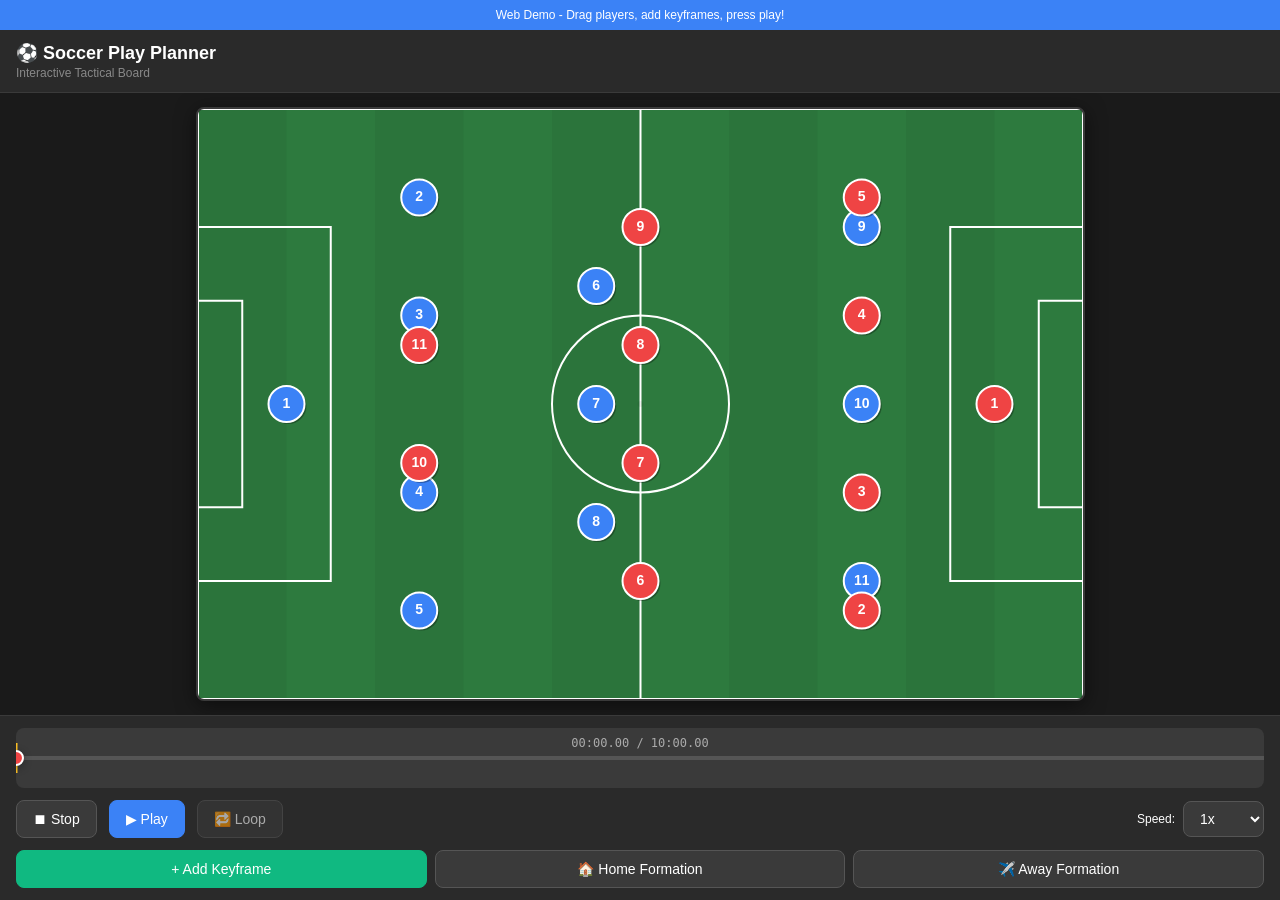
<file: SoccerPlayPlannerWeb/index.html>
<!DOCTYPE html>
<html lang="en">
<head>
    <meta charset="UTF-8">
    <meta name="viewport" content="width=device-width, initial-scale=1.0, maximum-scale=1.0, user-scalable=no">
    <title>Soccer Play Planner - Web Demo</title>
    <style>
        * {
            margin: 0;
            padding: 0;
            box-sizing: border-box;
            -webkit-tap-highlight-color: transparent;
        }

        body {
            font-family: -apple-system, BlinkMacSystemFont, 'Segoe UI', Roboto, sans-serif;
            background: #1a1a1a;
            color: #fff;
            overflow: hidden;
            touch-action: none;
        }

        #app {
            display: flex;
            flex-direction: column;
            height: 100vh;
            max-height: -webkit-fill-available;
        }

        header {
            background: #2a2a2a;
            padding: 12px 16px;
            border-bottom: 1px solid #3a3a3a;
        }

        h1 {
            font-size: 18px;
            font-weight: 600;
        }

        .subtitle {
            font-size: 12px;
            color: #888;
            margin-top: 2px;
        }

        #field-container {
            flex: 1;
            display: flex;
            align-items: center;
            justify-content: center;
            padding: 16px;
            overflow: hidden;
            position: relative;
        }

        #field {
            border: 2px solid #3a3a3a;
            border-radius: 8px;
            box-shadow: 0 4px 20px rgba(0,0,0,0.5);
            touch-action: none;
        }

        .player {
            position: absolute;
            width: 36px;
            height: 36px;
            border-radius: 50%;
            display: flex;
            align-items: center;
            justify-content: center;
            font-weight: bold;
            font-size: 14px;
            color: white;
            cursor: grab;
            user-select: none;
            touch-action: none;
            box-shadow: 0 2px 8px rgba(0,0,0,0.4);
            transition: transform 0.1s;
        }

        .player:active {
            cursor: grabbing;
            transform: scale(1.1);
        }

        .player.home {
            background: #3b82f6;
            border: 2px solid #fff;
        }

        .player.away {
            background: #ef4444;
            border: 2px solid #fff;
        }

        .player.selected {
            border: 3px solid #fbbf24;
            transform: scale(1.15);
        }

        .controls {
            background: #2a2a2a;
            border-top: 1px solid #3a3a3a;
            padding: 12px 16px;
        }

        .timeline {
            background: #3a3a3a;
            height: 60px;
            border-radius: 8px;
            margin-bottom: 12px;
            position: relative;
            overflow: hidden;
        }

        .timeline-track {
            position: absolute;
            top: 50%;
            left: 0;
            right: 0;
            height: 4px;
            background: #555;
            transform: translateY(-50%);
        }

        .timeline-progress {
            position: absolute;
            left: 0;
            height: 100%;
            background: #3b82f6;
            transition: width 0.1s linear;
        }

        .timeline-handle {
            position: absolute;
            top: 50%;
            width: 16px;
            height: 16px;
            background: #ef4444;
            border: 2px solid #fff;
            border-radius: 50%;
            transform: translate(-50%, -50%);
            cursor: grab;
            z-index: 10;
            box-shadow: 0 2px 8px rgba(0,0,0,0.3);
        }

        .timeline-handle:active {
            cursor: grabbing;
        }

        .keyframe-marker {
            position: absolute;
            top: 50%;
            width: 3px;
            height: 30px;
            background: #fbbf24;
            transform: translate(-50%, -50%);
            cursor: pointer;
            z-index: 5;
        }

        .time-display {
            position: absolute;
            top: 8px;
            left: 50%;
            transform: translateX(-50%);
            font-size: 12px;
            font-family: monospace;
            color: #aaa;
        }

        .playback-controls {
            display: flex;
            gap: 12px;
            align-items: center;
            margin-bottom: 12px;
        }

        button {
            background: #3a3a3a;
            color: #fff;
            border: 1px solid #555;
            padding: 10px 16px;
            border-radius: 8px;
            font-size: 14px;
            cursor: pointer;
            display: flex;
            align-items: center;
            gap: 6px;
            font-weight: 500;
            transition: all 0.2s;
        }

        button:active {
            transform: scale(0.95);
        }

        button.primary {
            background: #3b82f6;
            border-color: #3b82f6;
        }

        button.danger {
            background: #ef4444;
            border-color: #ef4444;
        }

        button.success {
            background: #10b981;
            border-color: #10b981;
        }

        button:disabled {
            opacity: 0.5;
            cursor: not-allowed;
        }

        .speed-control {
            display: flex;
            align-items: center;
            gap: 8px;
            margin-left: auto;
        }

        .speed-control select {
            background: #3a3a3a;
            color: #fff;
            border: 1px solid #555;
            padding: 8px 12px;
            border-radius: 8px;
            font-size: 14px;
        }

        .action-buttons {
            display: flex;
            gap: 8px;
            flex-wrap: wrap;
        }

        .action-buttons button {
            flex: 1;
            min-width: 120px;
            justify-content: center;
        }

        .formation-modal {
            position: fixed;
            top: 0;
            left: 0;
            right: 0;
            bottom: 0;
            background: rgba(0,0,0,0.8);
            display: none;
            align-items: center;
            justify-content: center;
            z-index: 1000;
            padding: 20px;
        }

        .formation-modal.active {
            display: flex;
        }

        .modal-content {
            background: #2a2a2a;
            border-radius: 12px;
            padding: 24px;
            max-width: 400px;
            width: 100%;
            max-height: 80vh;
            overflow-y: auto;
        }

        .modal-header {
            font-size: 20px;
            font-weight: 600;
            margin-bottom: 16px;
        }

        .formation-list {
            display: flex;
            flex-direction: column;
            gap: 12px;
        }

        .formation-item {
            background: #3a3a3a;
            border: 1px solid #555;
            padding: 16px;
            border-radius: 8px;
            cursor: pointer;
            transition: all 0.2s;
        }

        .formation-item:hover {
            background: #444;
            border-color: #3b82f6;
        }

        .formation-name {
            font-size: 18px;
            font-weight: 600;
        }

        .info-banner {
            background: #3b82f6;
            color: white;
            padding: 8px 16px;
            text-align: center;
            font-size: 12px;
        }

        @media (max-width: 768px) {
            header h1 {
                font-size: 16px;
            }

            .action-buttons button {
                font-size: 12px;
                padding: 8px 12px;
                min-width: 100px;
            }

            button {
                font-size: 12px;
                padding: 8px 12px;
            }
        }
    </style>
</head>
<body>
    <div id="app">
        <div class="info-banner">
            Web Demo - Drag players, add keyframes, press play!
        </div>

        <header>
            <h1>⚽ Soccer Play Planner</h1>
            <div class="subtitle">Interactive Tactical Board</div>
        </header>

        <div id="field-container">
            <canvas id="field"></canvas>
        </div>

        <div class="controls">
            <div class="timeline" id="timeline">
                <div class="time-display" id="time-display">00:00.00 / 10:00.00</div>
                <div class="timeline-track">
                    <div class="timeline-progress" id="timeline-progress"></div>
                </div>
                <div class="timeline-handle" id="timeline-handle"></div>
            </div>

            <div class="playback-controls">
                <button id="btn-stop">⏹ Stop</button>
                <button id="btn-play" class="primary">▶ Play</button>
                <button id="btn-loop" style="opacity: 0.6;">🔁 Loop</button>
                <div class="speed-control">
                    <span style="font-size: 12px;">Speed:</span>
                    <select id="speed-select">
                        <option value="0.25">0.25x</option>
                        <option value="0.5">0.5x</option>
                        <option value="1" selected>1x</option>
                        <option value="1.5">1.5x</option>
                        <option value="2">2x</option>
                    </select>
                </div>
            </div>

            <div class="action-buttons">
                <button id="btn-add-keyframe" class="success">+ Add Keyframe</button>
                <button id="btn-home-formation">🏠 Home Formation</button>
                <button id="btn-away-formation">✈️ Away Formation</button>
            </div>
        </div>
    </div>

    <div class="formation-modal" id="formation-modal">
        <div class="modal-content">
            <div class="modal-header" id="modal-title">Select Formation</div>
            <div class="formation-list" id="formation-list"></div>
            <button style="width: 100%; margin-top: 16px;" onclick="closeFormationModal()">Cancel</button>
        </div>
    </div>

    <script src="app.js"></script>
</body>
</html>
</file>
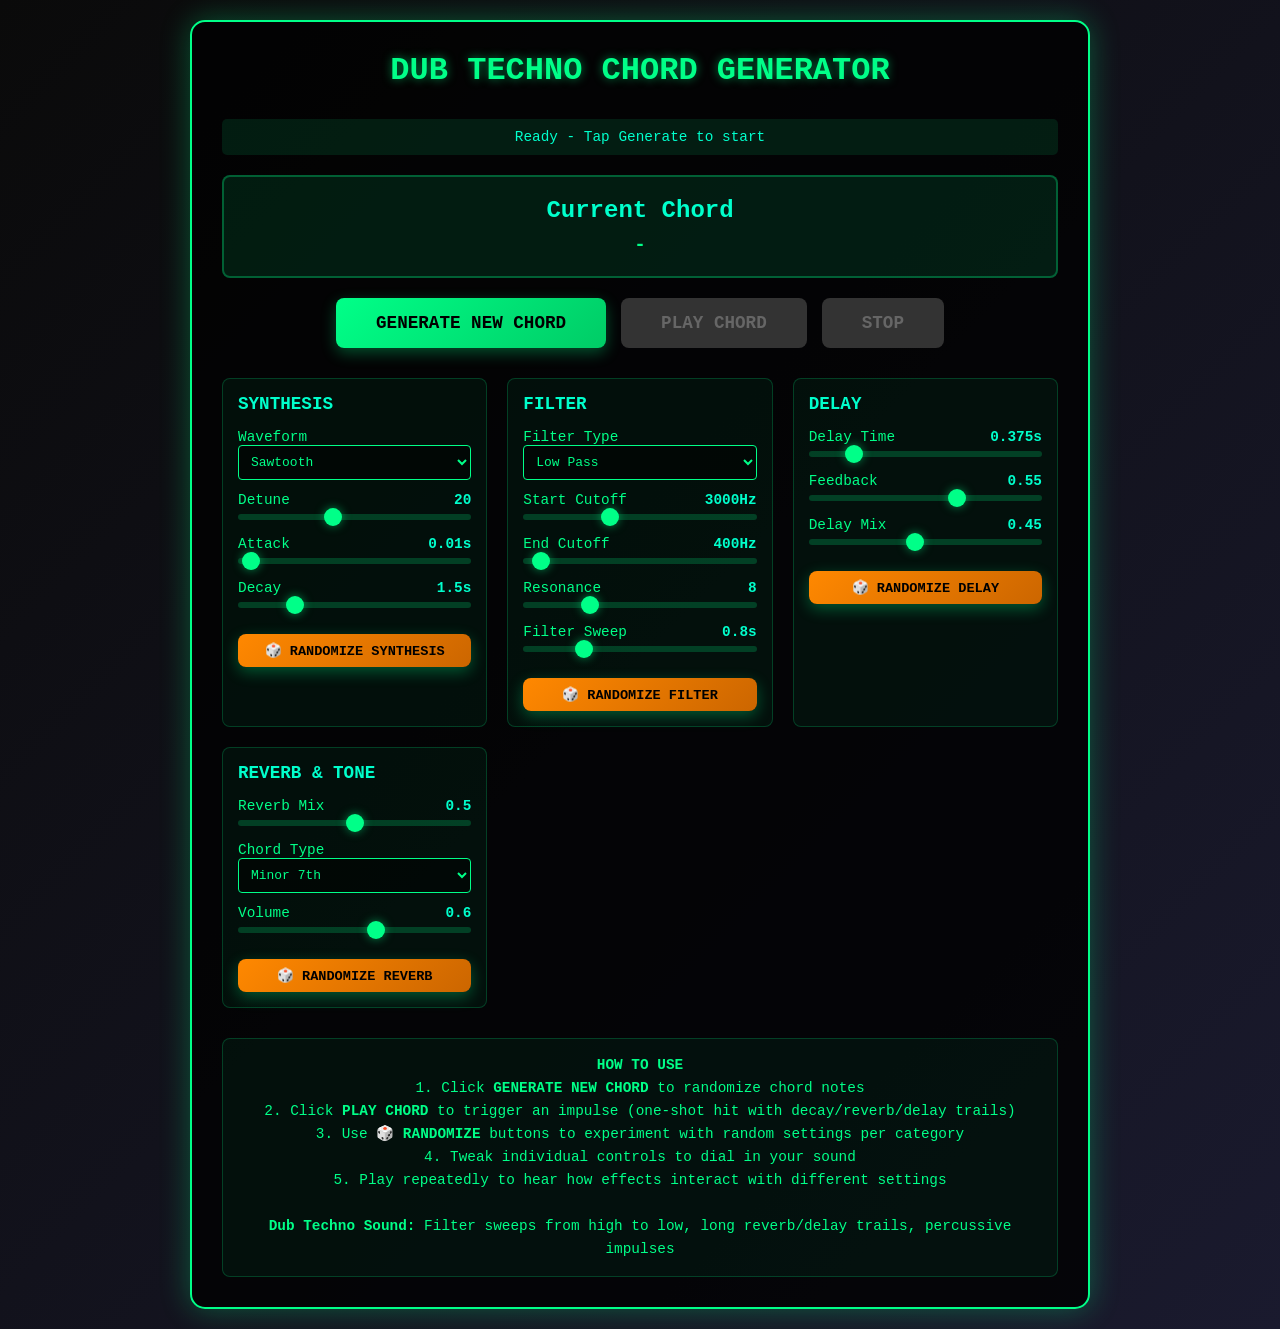
<file: dub-techno-generator.html>
<!DOCTYPE html>
<html lang="en">
<head>
    <meta charset="UTF-8">
    <meta name="viewport" content="width=device-width, initial-scale=1.0">
    <title>Dub Techno Chord Generator</title>
    <style>
        * {
            margin: 0;
            padding: 0;
            box-sizing: border-box;
        }

        body {
            font-family: 'Courier New', monospace;
            background: linear-gradient(135deg, #0a0a0a 0%, #1a1a2e 100%);
            color: #00ff88;
            min-height: 100vh;
            display: flex;
            justify-content: center;
            align-items: center;
            padding: 20px;
        }

        .container {
            background: rgba(0, 0, 0, 0.8);
            border: 2px solid #00ff88;
            border-radius: 15px;
            padding: 30px;
            max-width: 900px;
            width: 100%;
            box-shadow: 0 0 30px rgba(0, 255, 136, 0.3);
        }

        h1 {
            text-align: center;
            margin-bottom: 30px;
            font-size: 2em;
            text-shadow: 0 0 10px rgba(0, 255, 136, 0.5);
        }

        .controls {
            display: grid;
            grid-template-columns: repeat(auto-fit, minmax(250px, 1fr));
            gap: 20px;
            margin-bottom: 30px;
        }

        .control-group {
            background: rgba(0, 255, 136, 0.05);
            padding: 15px;
            border-radius: 8px;
            border: 1px solid rgba(0, 255, 136, 0.2);
        }

        .control-group h3 {
            margin-bottom: 15px;
            font-size: 1.1em;
            color: #00ffcc;
        }

        .control {
            margin-bottom: 12px;
        }

        label {
            display: block;
            margin-bottom: 5px;
            font-size: 0.9em;
            color: #00ff88;
        }

        input[type="range"] {
            width: 100%;
            height: 6px;
            background: rgba(0, 255, 136, 0.2);
            outline: none;
            border-radius: 3px;
            -webkit-appearance: none;
        }

        input[type="range"]::-webkit-slider-thumb {
            -webkit-appearance: none;
            appearance: none;
            width: 18px;
            height: 18px;
            background: #00ff88;
            cursor: pointer;
            border-radius: 50%;
            box-shadow: 0 0 10px rgba(0, 255, 136, 0.5);
        }

        input[type="range"]::-moz-range-thumb {
            width: 18px;
            height: 18px;
            background: #00ff88;
            cursor: pointer;
            border-radius: 50%;
            border: none;
            box-shadow: 0 0 10px rgba(0, 255, 136, 0.5);
        }

        select {
            width: 100%;
            padding: 8px;
            background: rgba(0, 0, 0, 0.5);
            color: #00ff88;
            border: 1px solid #00ff88;
            border-radius: 4px;
            font-family: 'Courier New', monospace;
            font-size: 0.9em;
        }

        select option {
            background: #1a1a2e;
            color: #00ff88;
        }

        .value-display {
            display: inline-block;
            float: right;
            color: #00ffcc;
            font-weight: bold;
        }

        .button-container {
            display: flex;
            gap: 15px;
            justify-content: center;
            margin-bottom: 30px;
        }

        button {
            padding: 15px 40px;
            font-size: 1.1em;
            font-family: 'Courier New', monospace;
            background: linear-gradient(135deg, #00ff88 0%, #00cc66 100%);
            color: #000;
            border: none;
            border-radius: 8px;
            cursor: pointer;
            transition: all 0.3s ease;
            font-weight: bold;
            box-shadow: 0 5px 15px rgba(0, 255, 136, 0.3);
        }

        button:hover {
            transform: translateY(-2px);
            box-shadow: 0 8px 20px rgba(0, 255, 136, 0.5);
        }

        button:active {
            transform: translateY(0);
        }

        button:disabled {
            background: #333;
            color: #666;
            cursor: not-allowed;
            box-shadow: none;
        }

        .randomize-btn {
            padding: 8px 15px;
            font-size: 0.85em;
            margin-top: 10px;
            width: 100%;
            background: linear-gradient(135deg, #ff8800 0%, #cc6600 100%);
        }

        .randomize-btn:hover {
            background: linear-gradient(135deg, #ffaa00 0%, #dd7700 100%);
        }

        .info {
            text-align: center;
            margin-top: 20px;
            padding: 15px;
            background: rgba(0, 255, 136, 0.05);
            border-radius: 8px;
            border: 1px solid rgba(0, 255, 136, 0.2);
            font-size: 0.9em;
            line-height: 1.6;
        }

        .chord-display {
            text-align: center;
            margin: 20px 0;
            padding: 20px;
            background: rgba(0, 255, 136, 0.1);
            border-radius: 8px;
            border: 2px solid rgba(0, 255, 136, 0.3);
        }

        .chord-display h2 {
            font-size: 1.5em;
            color: #00ffcc;
            margin-bottom: 10px;
        }

        .chord-notes {
            font-size: 1.2em;
            color: #00ff88;
            font-weight: bold;
        }

        .status-message {
            text-align: center;
            margin: 10px 0;
            padding: 10px;
            background: rgba(0, 255, 136, 0.1);
            border-radius: 5px;
            font-size: 0.9em;
            min-height: 20px;
            color: #00ffcc;
        }

        @keyframes pulse {
            0%, 100% {
                transform: scale(1);
                box-shadow: 0 0 10px rgba(0, 255, 136, 0.3);
            }
            50% {
                transform: scale(1.05);
                box-shadow: 0 0 20px rgba(0, 255, 136, 0.6);
            }
        }

        .chord-display.playing {
            animation: pulse 2s ease-in-out infinite;
        }

        @media (max-width: 768px) {
            h1 {
                font-size: 1.5em;
            }
            .controls {
                grid-template-columns: 1fr;
            }
            button {
                padding: 12px 30px;
                font-size: 1em;
            }
        }
    </style>
</head>
<body>
    <div class="container">
        <h1>DUB TECHNO CHORD GENERATOR</h1>

        <div class="status-message" id="statusMessage">Ready - Tap Generate to start</div>

        <div class="chord-display" id="chordDisplayContainer">
            <h2>Current Chord</h2>
            <div class="chord-notes" id="chordDisplay">-</div>
        </div>

        <div class="button-container">
            <button id="generateBtn">GENERATE NEW CHORD</button>
            <button id="playBtn" disabled>PLAY CHORD</button>
            <button id="stopBtn" disabled>STOP</button>
        </div>

        <div class="controls">
            <div class="control-group">
                <h3>SYNTHESIS</h3>
                <div class="control">
                    <label>
                        Waveform
                        <select id="waveform">
                            <option value="sine">Sine</option>
                            <option value="triangle">Triangle</option>
                            <option value="sawtooth" selected>Sawtooth</option>
                            <option value="square">Square</option>
                        </select>
                    </label>
                </div>
                <div class="control">
                    <label>
                        Detune <span class="value-display" id="detuneValue">20</span>
                        <input type="range" id="detune" min="0" max="50" value="20" step="1">
                    </label>
                </div>
                <div class="control">
                    <label>
                        Attack <span class="value-display" id="attackValue">0.01s</span>
                        <input type="range" id="attack" min="0.001" max="0.5" value="0.01" step="0.001">
                    </label>
                </div>
                <div class="control">
                    <label>
                        Decay <span class="value-display" id="decayValue">1.5s</span>
                        <input type="range" id="decay" min="0.5" max="5" value="1.5" step="0.1">
                    </label>
                </div>
                <button class="randomize-btn" id="randomizeSynth">🎲 RANDOMIZE SYNTHESIS</button>
            </div>

            <div class="control-group">
                <h3>FILTER</h3>
                <div class="control">
                    <label>
                        Filter Type
                        <select id="filterType">
                            <option value="lowpass" selected>Low Pass</option>
                            <option value="highpass">High Pass</option>
                            <option value="bandpass">Band Pass</option>
                        </select>
                    </label>
                </div>
                <div class="control">
                    <label>
                        Start Cutoff <span class="value-display" id="cutoffValue">3000Hz</span>
                        <input type="range" id="cutoff" min="200" max="8000" value="3000" step="50">
                    </label>
                </div>
                <div class="control">
                    <label>
                        End Cutoff <span class="value-display" id="endCutoffValue">400Hz</span>
                        <input type="range" id="endCutoff" min="100" max="8000" value="400" step="50">
                    </label>
                </div>
                <div class="control">
                    <label>
                        Resonance <span class="value-display" id="resonanceValue">8</span>
                        <input type="range" id="resonance" min="0" max="30" value="8" step="0.5">
                    </label>
                </div>
                <div class="control">
                    <label>
                        Filter Sweep <span class="value-display" id="filterSweepValue">0.8s</span>
                        <input type="range" id="filterSweep" min="0.1" max="3" value="0.8" step="0.1">
                    </label>
                </div>
                <button class="randomize-btn" id="randomizeFilter">🎲 RANDOMIZE FILTER</button>
            </div>

            <div class="control-group">
                <h3>DELAY</h3>
                <div class="control">
                    <label>
                        Delay Time <span class="value-display" id="delayTimeValue">0.375s</span>
                        <input type="range" id="delayTime" min="0.05" max="2" value="0.375" step="0.025">
                    </label>
                </div>
                <div class="control">
                    <label>
                        Feedback <span class="value-display" id="feedbackValue">0.55</span>
                        <input type="range" id="feedback" min="0" max="0.85" value="0.55" step="0.05">
                    </label>
                </div>
                <div class="control">
                    <label>
                        Delay Mix <span class="value-display" id="delayMixValue">0.45</span>
                        <input type="range" id="delayMix" min="0" max="1" value="0.45" step="0.05">
                    </label>
                </div>
                <button class="randomize-btn" id="randomizeDelay">🎲 RANDOMIZE DELAY</button>
            </div>

            <div class="control-group">
                <h3>REVERB & TONE</h3>
                <div class="control">
                    <label>
                        Reverb Mix <span class="value-display" id="reverbMixValue">0.5</span>
                        <input type="range" id="reverbMix" min="0" max="1" value="0.5" step="0.05">
                    </label>
                </div>
                <div class="control">
                    <label>
                        Chord Type
                        <select id="chordType">
                            <option value="minor7" selected>Minor 7th</option>
                            <option value="minor9">Minor 9th</option>
                            <option value="sus2">Sus2</option>
                            <option value="sus4">Sus4</option>
                            <option value="major7">Major 7th</option>
                            <option value="dom7">Dominant 7th</option>
                        </select>
                    </label>
                </div>
                <div class="control">
                    <label>
                        Volume <span class="value-display" id="volumeValue">0.6</span>
                        <input type="range" id="volume" min="0" max="1.0" value="0.6" step="0.05">
                    </label>
                </div>
                <button class="randomize-btn" id="randomizeReverb">🎲 RANDOMIZE REVERB</button>
            </div>
        </div>

        <div class="info">
            <strong>HOW TO USE</strong><br>
            1. Click <strong>GENERATE NEW CHORD</strong> to randomize chord notes<br>
            2. Click <strong>PLAY CHORD</strong> to trigger an impulse (one-shot hit with decay/reverb/delay trails)<br>
            3. Use <strong>🎲 RANDOMIZE</strong> buttons to experiment with random settings per category<br>
            4. Tweak individual controls to dial in your sound<br>
            5. Play repeatedly to hear how effects interact with different settings<br><br>
            <strong>Dub Techno Sound:</strong> Filter sweeps from high to low, long reverb/delay trails, percussive impulses
        </div>
    </div>

    <script>
        class DubTechnoGenerator {
            constructor() {
                this.audioContext = null;
                this.isPlaying = false;
                this.oscillators = [];
                this.gainNodes = [];
                this.currentChord = [];
                this.isAudioContextResumed = false;

                this.initAudioContext();
                this.setupControls();
                this.setupEventListeners();
            }

            async resumeAudioContext() {
                if (this.audioContext.state === 'suspended') {
                    await this.audioContext.resume();
                }
                this.isAudioContextResumed = true;
            }

            showStatus(message) {
                const statusEl = document.getElementById('statusMessage');
                statusEl.textContent = message;
            }

            initAudioContext() {
                this.audioContext = new (window.AudioContext || window.webkitAudioContext)();

                // Master gain - MUCH LOUDER for professional output
                this.masterGain = this.audioContext.createGain();
                this.masterGain.gain.value = 0.6;

                // Filter - starts high, sweeps low for dub techno
                this.filter = this.audioContext.createBiquadFilter();
                this.filter.type = 'lowpass';
                this.filter.frequency.value = 3000;
                this.filter.Q.value = 8;

                // Delay
                this.delay = this.audioContext.createDelay(5.0);
                this.delay.delayTime.value = 0.375;

                this.delayFeedback = this.audioContext.createGain();
                this.delayFeedback.gain.value = 0.55;

                this.delayMixGain = this.audioContext.createGain();
                this.delayMixGain.gain.value = 0.45;

                this.dryGain = this.audioContext.createGain();
                this.dryGain.gain.value = 0.55;

                // Reverb (convolver) - longer for dub techno
                this.reverb = this.audioContext.createConvolver();
                this.createReverbImpulse();

                this.reverbMixGain = this.audioContext.createGain();
                this.reverbMixGain.gain.value = 0.5;

                this.reverbDryGain = this.audioContext.createGain();
                this.reverbDryGain.gain.value = 0.5;

                // Connect effects chain
                this.setupEffectsChain();
            }

            createReverbImpulse() {
                const length = this.audioContext.sampleRate * 3;
                const impulse = this.audioContext.createBuffer(2, length, this.audioContext.sampleRate);
                const left = impulse.getChannelData(0);
                const right = impulse.getChannelData(1);

                for (let i = 0; i < length; i++) {
                    const decay = Math.pow(1 - i / length, 3);
                    left[i] = (Math.random() * 2 - 1) * decay;
                    right[i] = (Math.random() * 2 - 1) * decay;
                }

                this.reverb.buffer = impulse;
            }

            setupEffectsChain() {
                // Create a source node that oscillators will connect to
                this.sourceGain = this.audioContext.createGain();
                this.sourceGain.gain.value = 1.0;

                // Connect source through filter
                this.sourceGain.connect(this.filter);

                // Delay chain with feedback
                this.delay.connect(this.delayFeedback);
                this.delayFeedback.connect(this.delay);
                this.delay.connect(this.delayMixGain);

                // Connect filter output to delay and dry paths
                this.filter.connect(this.delay);
                this.filter.connect(this.dryGain);

                // Main mixer for delay
                this.delayMixer = this.audioContext.createGain();
                this.dryGain.connect(this.delayMixer);
                this.delayMixGain.connect(this.delayMixer);

                // Reverb chain
                this.delayMixer.connect(this.reverb);
                this.reverb.connect(this.reverbMixGain);
                this.delayMixer.connect(this.reverbDryGain);

                // Final mixer
                this.finalMixer = this.audioContext.createGain();
                this.reverbMixGain.connect(this.finalMixer);
                this.reverbDryGain.connect(this.finalMixer);

                // Master chain
                this.finalMixer.connect(this.masterGain);
                this.masterGain.connect(this.audioContext.destination);
            }

            setupControls() {
                this.controls = {
                    waveform: document.getElementById('waveform'),
                    detune: document.getElementById('detune'),
                    attack: document.getElementById('attack'),
                    decay: document.getElementById('decay'),
                    filterType: document.getElementById('filterType'),
                    cutoff: document.getElementById('cutoff'),
                    endCutoff: document.getElementById('endCutoff'),
                    filterSweep: document.getElementById('filterSweep'),
                    resonance: document.getElementById('resonance'),
                    delayTime: document.getElementById('delayTime'),
                    feedback: document.getElementById('feedback'),
                    delayMix: document.getElementById('delayMix'),
                    reverbMix: document.getElementById('reverbMix'),
                    chordType: document.getElementById('chordType'),
                    volume: document.getElementById('volume')
                };
            }

            setupEventListeners() {
                // Generate button - creates new chord but doesn't play
                document.getElementById('generateBtn').addEventListener('click', async () => {
                    await this.resumeAudioContext();
                    this.generate();
                });

                // Play button - plays the current chord as IMPULSE (one-shot)
                document.getElementById('playBtn').addEventListener('click', async () => {
                    await this.resumeAudioContext();
                    this.play();
                });

                // Stop button - stops sustained sounds (not needed for impulses but kept for compatibility)
                document.getElementById('stopBtn').addEventListener('click', () => {
                    this.stop();
                });

                // Randomize buttons
                document.getElementById('randomizeSynth').addEventListener('click', () => this.randomizeSynthesis());
                document.getElementById('randomizeFilter').addEventListener('click', () => this.randomizeFilter());
                document.getElementById('randomizeDelay').addEventListener('click', () => this.randomizeDelay());
                document.getElementById('randomizeReverb').addEventListener('click', () => this.randomizeReverb());

                // Control updates
                this.controls.waveform.addEventListener('change', () => this.updateOscillatorType());
                this.controls.filterType.addEventListener('change', (e) => {
                    this.filter.type = e.target.value;
                });

                this.controls.cutoff.addEventListener('input', (e) => {
                    this.filter.frequency.value = parseFloat(e.target.value);
                    document.getElementById('cutoffValue').textContent = e.target.value + 'Hz';
                });

                this.controls.resonance.addEventListener('input', (e) => {
                    this.filter.Q.value = parseFloat(e.target.value);
                    document.getElementById('resonanceValue').textContent = e.target.value;
                });

                this.controls.delayTime.addEventListener('input', (e) => {
                    this.delay.delayTime.value = parseFloat(e.target.value);
                    document.getElementById('delayTimeValue').textContent = e.target.value + 's';
                });

                this.controls.feedback.addEventListener('input', (e) => {
                    this.delayFeedback.gain.value = parseFloat(e.target.value);
                    document.getElementById('feedbackValue').textContent = e.target.value;
                });

                this.controls.delayMix.addEventListener('input', (e) => {
                    const mix = parseFloat(e.target.value);
                    this.delayMixGain.gain.value = mix;
                    this.dryGain.gain.value = 1 - mix;
                    document.getElementById('delayMixValue').textContent = e.target.value;
                });

                this.controls.reverbMix.addEventListener('input', (e) => {
                    const mix = parseFloat(e.target.value);
                    this.reverbMixGain.gain.value = mix;
                    this.reverbDryGain.gain.value = 1 - mix;
                    document.getElementById('reverbMixValue').textContent = e.target.value;
                });

                this.controls.volume.addEventListener('input', (e) => {
                    this.masterGain.gain.value = parseFloat(e.target.value);
                    document.getElementById('volumeValue').textContent = e.target.value;
                });

                this.controls.detune.addEventListener('input', (e) => {
                    document.getElementById('detuneValue').textContent = e.target.value;
                    if (this.isPlaying) {
                        this.updateDetune();
                    }
                });

                this.controls.attack.addEventListener('input', (e) => {
                    document.getElementById('attackValue').textContent = e.target.value + 's';
                });

                this.controls.decay.addEventListener('input', (e) => {
                    document.getElementById('decayValue').textContent = e.target.value + 's';
                });

                this.controls.endCutoff.addEventListener('input', (e) => {
                    document.getElementById('endCutoffValue').textContent = e.target.value + 'Hz';
                });

                this.controls.filterSweep.addEventListener('input', (e) => {
                    document.getElementById('filterSweepValue').textContent = e.target.value + 's';
                });
            }

            generateChord() {
                const rootNotes = ['C2', 'C#2', 'D2', 'D#2', 'E2', 'F2', 'F#2', 'G2', 'G#2', 'A2', 'A#2', 'B2'];
                const root = rootNotes[Math.floor(Math.random() * rootNotes.length)];
                const rootFreq = this.noteToFreq(root);

                const chordType = this.controls.chordType.value;
                let intervals = [];
                let chordName = '';

                switch(chordType) {
                    case 'minor7':
                        intervals = [0, 3, 7, 10]; // Root, minor 3rd, perfect 5th, minor 7th
                        chordName = 'min7';
                        break;
                    case 'minor9':
                        intervals = [0, 3, 7, 10, 14]; // + major 9th
                        chordName = 'min9';
                        break;
                    case 'sus2':
                        intervals = [0, 2, 7]; // Root, major 2nd, perfect 5th
                        chordName = 'sus2';
                        break;
                    case 'sus4':
                        intervals = [0, 5, 7]; // Root, perfect 4th, perfect 5th
                        chordName = 'sus4';
                        break;
                    case 'major7':
                        intervals = [0, 4, 7, 11]; // Root, major 3rd, perfect 5th, major 7th
                        chordName = 'maj7';
                        break;
                    case 'dom7':
                        intervals = [0, 4, 7, 10]; // Root, major 3rd, perfect 5th, minor 7th
                        chordName = '7';
                        break;
                }

                const chord = intervals.map(interval => rootFreq * Math.pow(2, interval / 12));

                // Display chord
                const rootNoteName = root.slice(0, -1);
                document.getElementById('chordDisplay').textContent = `${rootNoteName}${chordName}`;

                return chord;
            }

            noteToFreq(note) {
                const notes = {
                    'C': -9, 'C#': -8, 'D': -7, 'D#': -6, 'E': -5, 'F': -4,
                    'F#': -3, 'G': -2, 'G#': -1, 'A': 0, 'A#': 1, 'B': 2
                };

                const noteName = note.slice(0, -1);
                const octave = parseInt(note.slice(-1));
                const semitone = notes[noteName];
                const a4 = 440;

                return a4 * Math.pow(2, (octave - 4) + semitone / 12);
            }

            generate() {
                try {
                    this.showStatus('Generating new chord...');

                    // Generate new chord frequencies
                    this.currentChord = this.generateChord();

                    const chordName = document.getElementById('chordDisplay').textContent;
                    this.showStatus(`Generated: ${chordName} - Click PLAY to hear it`);

                    // Enable play button
                    document.getElementById('playBtn').disabled = false;
                } catch (error) {
                    console.error('Error generating chord:', error);
                    this.showStatus('Error: ' + error.message);
                }
            }

            play() {
                try {
                    // Check if we have a chord to play
                    if (!this.currentChord || this.currentChord.length === 0) {
                        this.showStatus('Please generate a chord first!');
                        return;
                    }

                    const chordName = document.getElementById('chordDisplay').textContent;
                    this.showStatus(`▶ ${chordName} IMPULSE`);

                    const now = this.audioContext.currentTime;
                    const attack = parseFloat(this.controls.attack.value);
                    const decay = parseFloat(this.controls.decay.value);
                    const waveform = this.controls.waveform.value;
                    const detuneAmount = parseFloat(this.controls.detune.value);

                    // Filter envelope parameters
                    const startCutoff = parseFloat(this.controls.cutoff.value);
                    const endCutoff = parseFloat(this.controls.endCutoff.value);
                    const filterSweepTime = parseFloat(this.controls.filterSweep.value);

                    // IMPULSE MODE: Create oscillators that will auto-stop after decay
                    const oscillators = [];
                    const gainNodes = [];

                    // Total duration of the sound
                    const totalDuration = attack + decay;

                    // Create oscillators for each frequency in the chord
                    this.currentChord.forEach((freq) => {
                        // Create 3 oscillators per note for thickness/chorus
                        for (let i = 0; i < 3; i++) {
                            const osc = this.audioContext.createOscillator();
                            const gain = this.audioContext.createGain();

                            osc.type = waveform;
                            osc.frequency.value = freq;

                            // Detune for chorus effect
                            if (i === 1) osc.detune.value = detuneAmount;
                            if (i === 2) osc.detune.value = -detuneAmount;

                            // IMPULSE ENVELOPE: Quick attack, exponential decay
                            const peakGain = 0.25 / this.currentChord.length; // Much louder
                            gain.gain.setValueAtTime(0, now);
                            gain.gain.linearRampToValueAtTime(peakGain, now + attack);
                            gain.gain.exponentialRampToValueAtTime(0.001, now + attack + decay);

                            // Connect: oscillator -> gain -> sourceGain (which is connected to effects)
                            osc.connect(gain);
                            gain.connect(this.sourceGain);

                            oscillators.push(osc);
                            gainNodes.push(gain);
                        }
                    });

                    // FILTER ENVELOPE SWEEP (classic dub techno sound)
                    this.filter.frequency.cancelScheduledValues(now);
                    this.filter.frequency.setValueAtTime(startCutoff, now);
                    this.filter.frequency.exponentialRampToValueAtTime(
                        Math.max(endCutoff, 20), // Prevent 0 Hz
                        now + filterSweepTime
                    );

                    // Start all oscillators NOW and schedule stop
                    oscillators.forEach(osc => {
                        osc.start(now);
                        osc.stop(now + totalDuration + 0.1); // Stop after envelope completes
                    });

                    // Visual feedback (brief pulse)
                    document.getElementById('chordDisplayContainer').classList.add('playing');
                    setTimeout(() => {
                        document.getElementById('chordDisplayContainer').classList.remove('playing');
                    }, (attack + decay) * 200); // Visual pulse during main sound

                    // Status update
                    setTimeout(() => {
                        this.showStatus(`Generated: ${chordName} - Click PLAY to hear it`);
                    }, totalDuration * 1000);

                } catch (error) {
                    console.error('Error playing chord:', error);
                    this.showStatus('Error: ' + error.message);
                }
            }

            stopImmediate() {
                if (!this.isPlaying) return;

                const now = this.audioContext.currentTime;

                this.gainNodes.forEach(gain => {
                    gain.gain.cancelScheduledValues(now);
                    gain.gain.setValueAtTime(gain.gain.value, now);
                    gain.gain.linearRampToValueAtTime(0, now + 0.05);
                });

                setTimeout(() => {
                    this.oscillators.forEach(osc => {
                        try {
                            osc.stop();
                            osc.disconnect();
                        } catch (e) {
                            // Oscillator may already be stopped
                        }
                    });
                    this.oscillators = [];
                    this.gainNodes = [];
                    this.isPlaying = false;
                }, 100);
            }

            updateOscillatorType() {
                if (this.isPlaying) {
                    const waveform = this.controls.waveform.value;
                    this.oscillators.forEach(osc => {
                        osc.type = waveform;
                    });
                }
            }

            updateDetune() {
                if (this.isPlaying) {
                    const detuneAmount = parseFloat(this.controls.detune.value);
                    for (let i = 0; i < this.oscillators.length; i++) {
                        const mod = i % 3;
                        if (mod === 1) {
                            this.oscillators[i].detune.value = detuneAmount;
                        } else if (mod === 2) {
                            this.oscillators[i].detune.value = -detuneAmount;
                        }
                    }
                }
            }

            stop() {
                if (!this.isPlaying) return;

                const now = this.audioContext.currentTime;
                const release = parseFloat(this.controls.release.value);

                this.showStatus('Stopping...');

                this.gainNodes.forEach(gain => {
                    gain.gain.cancelScheduledValues(now);
                    gain.gain.setValueAtTime(gain.gain.value, now);
                    gain.gain.linearRampToValueAtTime(0, now + release);
                });

                setTimeout(() => {
                    this.oscillators.forEach(osc => {
                        try {
                            osc.stop();
                            osc.disconnect();
                        } catch (e) {
                            // Oscillator may already be stopped
                        }
                    });
                    this.oscillators = [];
                    this.gainNodes = [];
                    this.isPlaying = false;

                    // Remove visual feedback
                    document.getElementById('chordDisplayContainer').classList.remove('playing');

                    // Update buttons
                    const hasChord = this.currentChord && this.currentChord.length > 0;
                    document.getElementById('playBtn').disabled = !hasChord;
                    document.getElementById('stopBtn').disabled = true;

                    const chordName = document.getElementById('chordDisplay').textContent;
                    if (hasChord) {
                        this.showStatus(`Stopped - Current chord: ${chordName}`);
                    } else {
                        this.showStatus('Stopped - Generate a new chord');
                    }
                }, release * 1000 + 100);
            }

            // RANDOMIZE FUNCTIONS
            randomizeSynthesis() {
                const waveforms = ['sine', 'triangle', 'sawtooth', 'square'];
                this.controls.waveform.value = waveforms[Math.floor(Math.random() * waveforms.length)];

                const detune = Math.floor(Math.random() * 40) + 5; // 5-45
                this.controls.detune.value = detune;
                document.getElementById('detuneValue').textContent = detune;

                const attack = (Math.random() * 0.05 + 0.001).toFixed(3); // 0.001-0.05s
                this.controls.attack.value = attack;
                document.getElementById('attackValue').textContent = attack + 's';

                const decay = (Math.random() * 3 + 0.8).toFixed(1); // 0.8-3.8s
                this.controls.decay.value = decay;
                document.getElementById('decayValue').textContent = decay + 's';

                this.showStatus('🎲 Synthesis randomized!');
            }

            randomizeFilter() {
                const filterTypes = ['lowpass', 'highpass', 'bandpass'];
                this.controls.filterType.value = filterTypes[Math.floor(Math.random() * filterTypes.length)];
                this.filter.type = this.controls.filterType.value;

                const startCutoff = Math.floor(Math.random() * 5000) + 1000; // 1000-6000 Hz
                this.controls.cutoff.value = startCutoff;
                document.getElementById('cutoffValue').textContent = startCutoff + 'Hz';

                const endCutoff = Math.floor(Math.random() * 800) + 200; // 200-1000 Hz
                this.controls.endCutoff.value = endCutoff;
                document.getElementById('endCutoffValue').textContent = endCutoff + 'Hz';

                const resonance = (Math.random() * 20 + 3).toFixed(1); // 3-23
                this.controls.resonance.value = resonance;
                document.getElementById('resonanceValue').textContent = resonance;
                this.filter.Q.value = parseFloat(resonance);

                const sweep = (Math.random() * 2 + 0.3).toFixed(1); // 0.3-2.3s
                this.controls.filterSweep.value = sweep;
                document.getElementById('filterSweepValue').textContent = sweep + 's';

                this.showStatus('🎲 Filter randomized!');
            }

            randomizeDelay() {
                const delayTime = (Math.random() * 1.5 + 0.1).toFixed(3); // 0.1-1.6s
                this.controls.delayTime.value = delayTime;
                document.getElementById('delayTimeValue').textContent = delayTime + 's';
                this.delay.delayTime.value = parseFloat(delayTime);

                const feedback = (Math.random() * 0.6 + 0.2).toFixed(2); // 0.2-0.8
                this.controls.feedback.value = feedback;
                document.getElementById('feedbackValue').textContent = feedback;
                this.delayFeedback.gain.value = parseFloat(feedback);

                const mix = (Math.random() * 0.6 + 0.2).toFixed(2); // 0.2-0.8
                this.controls.delayMix.value = mix;
                document.getElementById('delayMixValue').textContent = mix;
                this.delayMixGain.gain.value = parseFloat(mix);
                this.dryGain.gain.value = 1 - parseFloat(mix);

                this.showStatus('🎲 Delay randomized!');
            }

            randomizeReverb() {
                const reverbMix = (Math.random() * 0.6 + 0.2).toFixed(2); // 0.2-0.8
                this.controls.reverbMix.value = reverbMix;
                document.getElementById('reverbMixValue').textContent = reverbMix;
                this.reverbMixGain.gain.value = parseFloat(reverbMix);
                this.reverbDryGain.gain.value = 1 - parseFloat(reverbMix);

                // Also randomize chord type
                const chordTypes = ['minor7', 'minor9', 'sus2', 'sus4', 'major7', 'dom7'];
                this.controls.chordType.value = chordTypes[Math.floor(Math.random() * chordTypes.length)];

                this.showStatus('🎲 Reverb randomized! (Also randomized chord type)');
            }
        }

        // Initialize the generator when page loads
        window.addEventListener('load', () => {
            const generator = new DubTechnoGenerator();
        });
    </script>
</body>
</html>
</file>
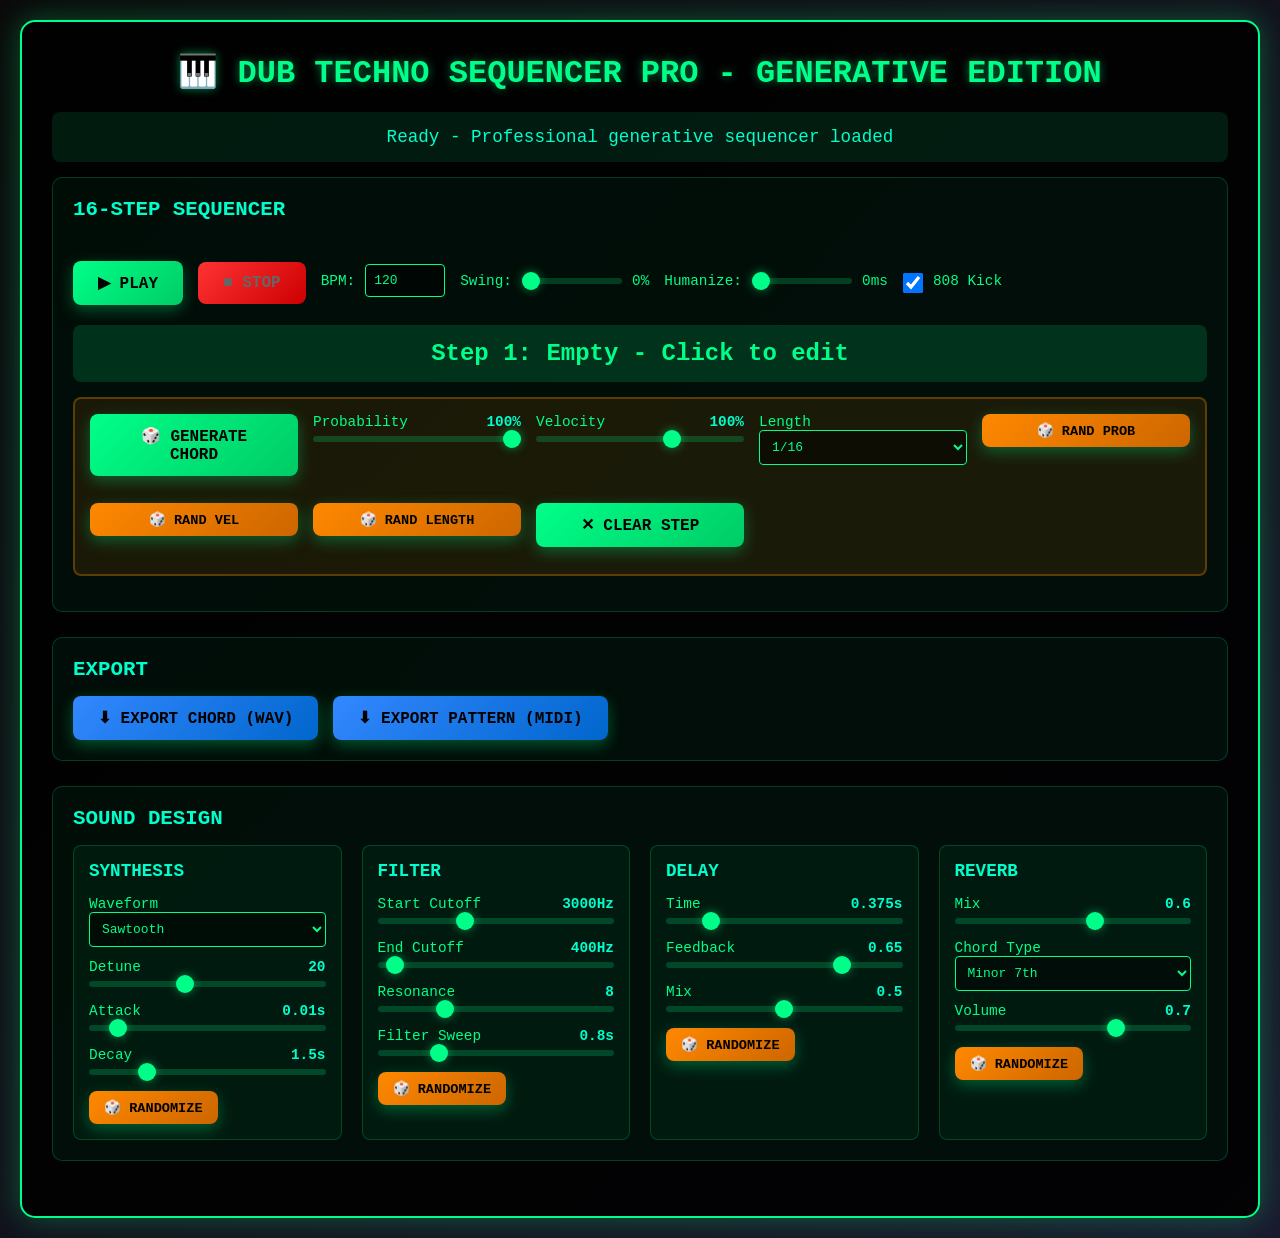
<file: dub-techno-sequencer-pro.html>
<!DOCTYPE html>
<html>
<head>
<meta charset="UTF-8">
<meta name="viewport" content="width=device-width, initial-scale=1.0">
<title>Dub Techno Sequencer PRO - Generative Edition</title>
<style>
* { margin: 0; padding: 0; box-sizing: border-box; }
body {
    font-family: 'Courier New', monospace;
    background: linear-gradient(135deg, #0a0a0a 0%, #1a1a2e 100%);
    color: #00ff88;
    min-height: 100vh;
    padding: 20px;
}
.container {
    background: rgba(0, 0, 0, 0.9);
    border: 2px solid #00ff88;
    border-radius: 15px;
    padding: 30px;
    max-width: 1600px;
    margin: 0 auto;
    box-shadow: 0 0 30px rgba(0, 255, 136, 0.3);
}
h1 { text-align: center; margin-bottom: 20px; font-size: 2em; text-shadow: 0 0 10px rgba(0, 255, 136, 0.5); }
.section { margin-bottom: 25px; padding: 20px; background: rgba(0, 255, 136, 0.05); border-radius: 10px; border: 1px solid rgba(0, 255, 136, 0.2); }
.section h2 { margin-bottom: 15px; color: #00ffcc; font-size: 1.3em; }
.sequencer-grid { display: grid; grid-template-columns: repeat(16, 1fr); gap: 8px; margin: 20px 0; }
.step {
    aspect-ratio: 1; background: rgba(0, 255, 136, 0.1); border: 2px solid rgba(0, 255, 136, 0.3);
    border-radius: 8px; cursor: pointer; transition: all 0.2s; position: relative;
    display: flex; align-items: center; justify-content: center; font-size: 0.8em; color: #00ff88;
}
.step:hover { background: rgba(0, 255, 136, 0.2); transform: scale(1.05); }
.step.active { background: #00ff88; color: #000; font-weight: bold; box-shadow: 0 0 15px rgba(0, 255, 136, 0.8); }
.step.enabled { border-color: #00ff88; background: rgba(0, 255, 136, 0.3); }
.step.selected { border-color: #ff8800; border-width: 3px; }
@keyframes playPulse { 0%, 100% { transform: scale(1); } 50% { transform: scale(1.2); box-shadow: 0 0 20px rgba(0, 255, 136, 1); } }
.step.playing { animation: playPulse 0.3s ease-out; }
.transport { display: flex; gap: 15px; align-items: center; flex-wrap: wrap; margin: 20px 0; }
button {
    padding: 12px 25px; font-size: 1em; font-family: 'Courier New', monospace;
    background: linear-gradient(135deg, #00ff88 0%, #00cc66 100%); color: #000;
    border: none; border-radius: 8px; cursor: pointer; transition: all 0.3s; font-weight: bold;
    box-shadow: 0 5px 15px rgba(0, 255, 136, 0.3);
}
button:hover { transform: translateY(-2px); box-shadow: 0 8px 20px rgba(0, 255, 136, 0.5); }
button:active { transform: translateY(0); }
button:disabled { background: #333; color: #666; cursor: not-allowed; box-shadow: none; }
button.stop { background: linear-gradient(135deg, #ff3333 0%, #cc0000 100%); }
button.export { background: linear-gradient(135deg, #3388ff 0%, #0066cc 100%); }
button.randomize-btn {
    padding: 8px 15px; font-size: 0.85em;
    background: linear-gradient(135deg, #ff8800 0%, #cc6600 100%);
}
.controls { display: grid; grid-template-columns: repeat(auto-fit, minmax(250px, 1fr)); gap: 20px; }
.control-group { background: rgba(0, 255, 136, 0.05); padding: 15px; border-radius: 8px; border: 1px solid rgba(0, 255, 136, 0.2); }
.control-group h3 { margin-bottom: 15px; font-size: 1.1em; color: #00ffcc; }
.control { margin-bottom: 12px; }
label { display: block; margin-bottom: 5px; font-size: 0.9em; color: #00ff88; }
input[type="range"] {
    width: 100%; height: 6px; background: rgba(0, 255, 136, 0.2); outline: none;
    border-radius: 3px; -webkit-appearance: none;
}
input[type="range"]::-webkit-slider-thumb {
    -webkit-appearance: none; width: 18px; height: 18px; background: #00ff88;
    cursor: pointer; border-radius: 50%; box-shadow: 0 0 10px rgba(0, 255, 136, 0.5);
}
input[type="range"]::-moz-range-thumb {
    width: 18px; height: 18px; background: #00ff88; cursor: pointer;
    border-radius: 50%; border: none; box-shadow: 0 0 10px rgba(0, 255, 136, 0.5);
}
select, input[type="number"] {
    width: 100%; padding: 8px; background: rgba(0, 0, 0, 0.5); color: #00ff88;
    border: 1px solid #00ff88; border-radius: 4px; font-family: 'Courier New', monospace; font-size: 0.9em;
}
.value-display { display: inline-block; float: right; color: #00ffcc; font-weight: bold; }
.status {
    text-align: center; padding: 15px; background: rgba(0, 255, 136, 0.1);
    border-radius: 8px; margin: 15px 0; font-size: 1.1em; color: #00ffcc;
}
.chord-display {
    text-align: center; padding: 15px; background: rgba(0, 255, 136, 0.15);
    border-radius: 8px; font-size: 1.5em; color: #00ff88; font-weight: bold; margin: 10px 0;
}
.checkbox-container { display: flex; align-items: center; gap: 10px; margin: 10px 0; }
input[type="checkbox"] { width: 20px; height: 20px; cursor: pointer; }
.step-editor {
    display: grid; grid-template-columns: repeat(auto-fit, minmax(200px, 1fr));
    gap: 15px; margin: 15px 0; padding: 15px; background: rgba(255, 136, 0, 0.1);
    border-radius: 8px; border: 2px solid rgba(255, 136, 0, 0.3);
}
@media (max-width: 768px) {
    .sequencer-grid { grid-template-columns: repeat(8, 1fr); }
    .controls { grid-template-columns: 1fr; }
}
</style>
</head>
<body>
<div class="container">
<h1>🎹 DUB TECHNO SEQUENCER PRO - GENERATIVE EDITION</h1>

<div class="status" id="status">Ready - Professional generative sequencer loaded</div>

<div class="section">
<h2>16-STEP SEQUENCER</h2>
<div class="sequencer-grid" id="sequencerGrid"></div>

<div class="transport">
<button id="playSeqBtn">▶ PLAY</button>
<button id="stopSeqBtn" class="stop" disabled>■ STOP</button>
<label style="display: inline-flex; align-items: center; gap: 10px;">
BPM: <input type="number" id="bpm" value="120" min="60" max="200" style="width: 80px;">
</label>
<label style="display: inline-flex; align-items: center; gap: 10px;">
Swing: <input type="range" id="swing" min="0" max="75" value="0" style="width: 100px;"> <span id="swingValue">0%</span>
</label>
<label style="display: inline-flex; align-items: center; gap: 10px;">
Humanize: <input type="range" id="humanize" min="0" max="50" value="0" style="width: 100px;"> <span id="humanizeValue">0ms</span>
</label>
<div class="checkbox-container">
<input type="checkbox" id="kickEnabled" checked>
<label for="kickEnabled">808 Kick</label>
</div>
</div>

<div class="chord-display" id="stepChordDisplay">Step 1: Empty - Click to edit</div>

<div class="step-editor">
<div class="control">
<button id="generateStepChord" style="width: 100%;">🎲 GENERATE CHORD</button>
</div>
<div class="control">
<label>Probability <span class="value-display" id="probValue">100%</span>
<input type="range" id="stepProbability" min="0" max="100" value="100">
</label>
</div>
<div class="control">
<label>Velocity <span class="value-display" id="velValue">100%</span>
<input type="range" id="stepVelocity" min="0" max="150" value="100">
</label>
</div>
<div class="control">
<label>Length
<select id="stepLength">
<option value="0.25">1/64</option>
<option value="0.5">1/32</option>
<option value="1" selected>1/16</option>
<option value="2">1/8</option>
<option value="4">1/4</option>
</select>
</label>
</div>
<div class="control">
<button class="randomize-btn" id="randomizeProb" style="width: 100%;">🎲 RAND PROB</button>
</div>
<div class="control">
<button class="randomize-btn" id="randomizeVel" style="width: 100%;">🎲 RAND VEL</button>
</div>
<div class="control">
<button class="randomize-btn" id="randomizeLen" style="width: 100%;">🎲 RAND LENGTH</button>
</div>
<div class="control">
<button id="clearStepBtn" style="width: 100%;">✕ CLEAR STEP</button>
</div>
</div>
</div>

<div class="section">
<h2>EXPORT</h2>
<div style="display: flex; gap: 15px; flex-wrap: wrap;">
<button id="exportWavBtn" class="export">⬇ EXPORT CHORD (WAV)</button>
<button id="exportMidiBtn" class="export">⬇ EXPORT PATTERN (MIDI)</button>
</div>
</div>

<div class="section">
<h2>SOUND DESIGN</h2>
<div class="controls">
<div class="control-group">
<h3>SYNTHESIS</h3>
<div class="control">
<label>Waveform
<select id="waveform">
<option value="sine">Sine</option>
<option value="triangle">Triangle</option>
<option value="sawtooth" selected>Sawtooth</option>
<option value="square">Square</option>
</select>
</label>
</div>
<div class="control">
<label>Detune <span class="value-display" id="detuneValue">20</span>
<input type="range" id="detune" min="0" max="50" value="20">
</label>
</div>
<div class="control">
<label>Attack <span class="value-display" id="attackValue">0.01s</span>
<input type="range" id="attack" min="0.001" max="0.1" value="0.01" step="0.001">
</label>
</div>
<div class="control">
<label>Decay <span class="value-display" id="decayValue">1.5s</span>
<input type="range" id="decay" min="0.5" max="5" value="1.5" step="0.1">
</label>
</div>
<button class="randomize-btn" onclick="generator.randomizeSynthesis()">🎲 RANDOMIZE</button>
</div>

<div class="control-group">
<h3>FILTER</h3>
<div class="control">
<label>Start Cutoff <span class="value-display" id="cutoffValue">3000Hz</span>
<input type="range" id="cutoff" min="200" max="8000" value="3000" step="50">
</label>
</div>
<div class="control">
<label>End Cutoff <span class="value-display" id="endCutoffValue">400Hz</span>
<input type="range" id="endCutoff" min="100" max="8000" value="400" step="50">
</label>
</div>
<div class="control">
<label>Resonance <span class="value-display" id="resonanceValue">8</span>
<input type="range" id="resonance" min="0" max="30" value="8" step="0.5">
</label>
</div>
<div class="control">
<label>Filter Sweep <span class="value-display" id="filterSweepValue">0.8s</span>
<input type="range" id="filterSweep" min="0.1" max="3" value="0.8" step="0.1">
</label>
</div>
<button class="randomize-btn" onclick="generator.randomizeFilter()">🎲 RANDOMIZE</button>
</div>

<div class="control-group">
<h3>DELAY</h3>
<div class="control">
<label>Time <span class="value-display" id="delayTimeValue">0.375s</span>
<input type="range" id="delayTime" min="0.05" max="2" value="0.375" step="0.025">
</label>
</div>
<div class="control">
<label>Feedback <span class="value-display" id="feedbackValue">0.65</span>
<input type="range" id="feedback" min="0" max="0.85" value="0.65" step="0.05">
</label>
</div>
<div class="control">
<label>Mix <span class="value-display" id="delayMixValue">0.5</span>
<input type="range" id="delayMix" min="0" max="1" value="0.5" step="0.05">
</label>
</div>
<button class="randomize-btn" onclick="generator.randomizeDelay()">🎲 RANDOMIZE</button>
</div>

<div class="control-group">
<h3>REVERB</h3>
<div class="control">
<label>Mix <span class="value-display" id="reverbMixValue">0.6</span>
<input type="range" id="reverbMix" min="0" max="1" value="0.6" step="0.05">
</label>
</div>
<div class="control">
<label>Chord Type
<select id="chordType">
<option value="minor7" selected>Minor 7th</option>
<option value="minor9">Minor 9th</option>
<option value="sus2">Sus2</option>
<option value="sus4">Sus4</option>
<option value="major7">Major 7th</option>
<option value="dom7">Dominant 7th</option>
</select>
</label>
</div>
<div class="control">
<label>Volume <span class="value-display" id="volumeValue">0.7</span>
<input type="range" id="volume" min="0" max="1" value="0.7" step="0.05">
</label>
</div>
<button class="randomize-btn" onclick="generator.randomizeReverb()">🎲 RANDOMIZE</button>
</div>
</div>
</div>
</div>

<script>
</file>
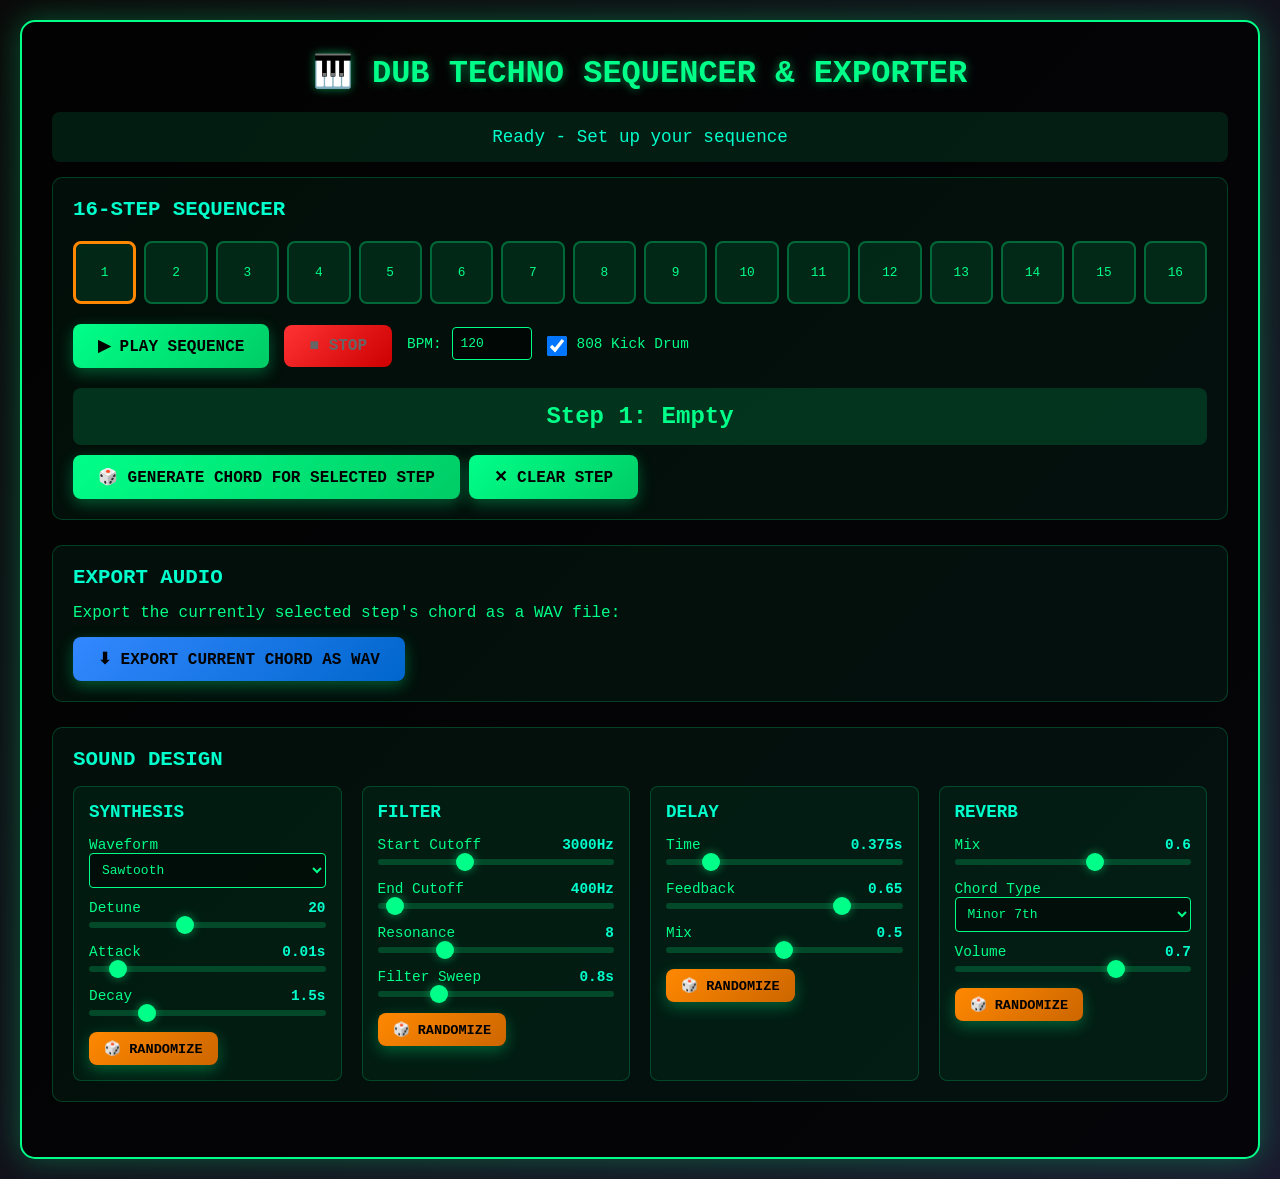
<file: dub-techno-sequencer.html>
<!DOCTYPE html>
<html lang="en">
<head>
    <meta charset="UTF-8">
    <meta name="viewport" content="width=device-width, initial-scale=1.0">
    <title>Dub Techno Sequencer & Exporter</title>
    <style>
        * {
            margin: 0;
            padding: 0;
            box-sizing: border-box;
        }

        body {
            font-family: 'Courier New', monospace;
            background: linear-gradient(135deg, #0a0a0a 0%, #1a1a2e 100%);
            color: #00ff88;
            min-height: 100vh;
            padding: 20px;
        }

        .container {
            background: rgba(0, 0, 0, 0.8);
            border: 2px solid #00ff88;
            border-radius: 15px;
            padding: 30px;
            max-width: 1400px;
            margin: 0 auto;
            box-shadow: 0 0 30px rgba(0, 255, 136, 0.3);
        }

        h1 {
            text-align: center;
            margin-bottom: 20px;
            font-size: 2em;
            text-shadow: 0 0 10px rgba(0, 255, 136, 0.5);
        }

        .section {
            margin-bottom: 25px;
            padding: 20px;
            background: rgba(0, 255, 136, 0.05);
            border-radius: 10px;
            border: 1px solid rgba(0, 255, 136, 0.2);
        }

        .section h2 {
            margin-bottom: 15px;
            color: #00ffcc;
            font-size: 1.3em;
        }

        /* Sequencer Grid */
        .sequencer-grid {
            display: grid;
            grid-template-columns: repeat(16, 1fr);
            gap: 8px;
            margin: 20px 0;
        }

        .step {
            aspect-ratio: 1;
            background: rgba(0, 255, 136, 0.1);
            border: 2px solid rgba(0, 255, 136, 0.3);
            border-radius: 8px;
            cursor: pointer;
            transition: all 0.2s;
            position: relative;
            display: flex;
            align-items: center;
            justify-content: center;
            font-size: 0.8em;
            color: #00ff88;
        }

        .step:hover {
            background: rgba(0, 255, 136, 0.2);
            transform: scale(1.05);
        }

        .step.active {
            background: #00ff88;
            color: #000;
            font-weight: bold;
            box-shadow: 0 0 15px rgba(0, 255, 136, 0.8);
        }

        .step.enabled {
            border-color: #00ff88;
            background: rgba(0, 255, 136, 0.3);
        }

        .step.selected {
            border-color: #ff8800;
            border-width: 3px;
        }

        .step.playing {
            animation: playPulse 0.3s ease-out;
        }

        @keyframes playPulse {
            0% { transform: scale(1); }
            50% { transform: scale(1.2); box-shadow: 0 0 20px rgba(0, 255, 136, 1); }
            100% { transform: scale(1); }
        }

        /* Transport Controls */
        .transport {
            display: flex;
            gap: 15px;
            align-items: center;
            flex-wrap: wrap;
            margin: 20px 0;
        }

        button {
            padding: 12px 25px;
            font-size: 1em;
            font-family: 'Courier New', monospace;
            background: linear-gradient(135deg, #00ff88 0%, #00cc66 100%);
            color: #000;
            border: none;
            border-radius: 8px;
            cursor: pointer;
            transition: all 0.3s;
            font-weight: bold;
            box-shadow: 0 5px 15px rgba(0, 255, 136, 0.3);
        }

        button:hover {
            transform: translateY(-2px);
            box-shadow: 0 8px 20px rgba(0, 255, 136, 0.5);
        }

        button:active {
            transform: translateY(0);
        }

        button:disabled {
            background: #333;
            color: #666;
            cursor: not-allowed;
            box-shadow: none;
        }

        button.stop {
            background: linear-gradient(135deg, #ff3333 0%, #cc0000 100%);
        }

        button.export {
            background: linear-gradient(135deg, #3388ff 0%, #0066cc 100%);
        }

        .randomize-btn {
            padding: 8px 15px;
            font-size: 0.85em;
            background: linear-gradient(135deg, #ff8800 0%, #cc6600 100%);
        }

        .controls {
            display: grid;
            grid-template-columns: repeat(auto-fit, minmax(250px, 1fr));
            gap: 20px;
        }

        .control-group {
            background: rgba(0, 255, 136, 0.05);
            padding: 15px;
            border-radius: 8px;
            border: 1px solid rgba(0, 255, 136, 0.2);
        }

        .control-group h3 {
            margin-bottom: 15px;
            font-size: 1.1em;
            color: #00ffcc;
        }

        .control {
            margin-bottom: 12px;
        }

        label {
            display: block;
            margin-bottom: 5px;
            font-size: 0.9em;
            color: #00ff88;
        }

        input[type="range"] {
            width: 100%;
            height: 6px;
            background: rgba(0, 255, 136, 0.2);
            outline: none;
            border-radius: 3px;
            -webkit-appearance: none;
        }

        input[type="range"]::-webkit-slider-thumb {
            -webkit-appearance: none;
            width: 18px;
            height: 18px;
            background: #00ff88;
            cursor: pointer;
            border-radius: 50%;
            box-shadow: 0 0 10px rgba(0, 255, 136, 0.5);
        }

        input[type="range"]::-moz-range-thumb {
            width: 18px;
            height: 18px;
            background: #00ff88;
            cursor: pointer;
            border-radius: 50%;
            border: none;
            box-shadow: 0 0 10px rgba(0, 255, 136, 0.5);
        }

        select, input[type="number"] {
            width: 100%;
            padding: 8px;
            background: rgba(0, 0, 0, 0.5);
            color: #00ff88;
            border: 1px solid #00ff88;
            border-radius: 4px;
            font-family: 'Courier New', monospace;
            font-size: 0.9em;
        }

        .value-display {
            display: inline-block;
            float: right;
            color: #00ffcc;
            font-weight: bold;
        }

        .status {
            text-align: center;
            padding: 15px;
            background: rgba(0, 255, 136, 0.1);
            border-radius: 8px;
            margin: 15px 0;
            font-size: 1.1em;
            color: #00ffcc;
        }

        .chord-display {
            text-align: center;
            padding: 15px;
            background: rgba(0, 255, 136, 0.15);
            border-radius: 8px;
            font-size: 1.5em;
            color: #00ff88;
            font-weight: bold;
            margin: 10px 0;
        }

        .checkbox-container {
            display: flex;
            align-items: center;
            gap: 10px;
            margin: 10px 0;
        }

        input[type="checkbox"] {
            width: 20px;
            height: 20px;
            cursor: pointer;
        }

        @media (max-width: 768px) {
            .sequencer-grid {
                grid-template-columns: repeat(8, 1fr);
            }
            .controls {
                grid-template-columns: 1fr;
            }
        }
    </style>
</head>
<body>
    <div class="container">
        <h1>🎹 DUB TECHNO SEQUENCER & EXPORTER</h1>

        <div class="status" id="status">Ready - Set up your sequence</div>

        <!-- Sequencer Section -->
        <div class="section">
            <h2>16-STEP SEQUENCER</h2>
            <div class="sequencer-grid" id="sequencerGrid"></div>

            <div class="transport">
                <button id="playSeqBtn">▶ PLAY SEQUENCE</button>
                <button id="stopSeqBtn" class="stop" disabled>■ STOP</button>
                <label style="display: inline-flex; align-items: center; gap: 10px;">
                    BPM:
                    <input type="number" id="bpm" value="120" min="60" max="200" style="width: 80px;">
                </label>
                <div class="checkbox-container">
                    <input type="checkbox" id="kickEnabled" checked>
                    <label for="kickEnabled">808 Kick Drum</label>
                </div>
            </div>

            <div class="chord-display" id="stepChordDisplay">Select a step to edit</div>
            <button id="generateStepChord">🎲 GENERATE CHORD FOR SELECTED STEP</button>
            <button id="clearStepBtn">✕ CLEAR STEP</button>
        </div>

        <!-- Export Section -->
        <div class="section">
            <h2>EXPORT AUDIO</h2>
            <p style="margin-bottom: 15px;">Export the currently selected step's chord as a WAV file:</p>
            <button id="exportBtn" class="export">⬇ EXPORT CURRENT CHORD AS WAV</button>
        </div>

        <!-- Sound Controls -->
        <div class="section">
            <h2>SOUND DESIGN</h2>
            <div class="controls">
                <div class="control-group">
                    <h3>SYNTHESIS</h3>
                    <div class="control">
                        <label>Waveform
                            <select id="waveform">
                                <option value="sine">Sine</option>
                                <option value="triangle">Triangle</option>
                                <option value="sawtooth" selected>Sawtooth</option>
                                <option value="square">Square</option>
                            </select>
                        </label>
                    </div>
                    <div class="control">
                        <label>Detune <span class="value-display" id="detuneValue">20</span>
                            <input type="range" id="detune" min="0" max="50" value="20">
                        </label>
                    </div>
                    <div class="control">
                        <label>Attack <span class="value-display" id="attackValue">0.01s</span>
                            <input type="range" id="attack" min="0.001" max="0.1" value="0.01" step="0.001">
                        </label>
                    </div>
                    <div class="control">
                        <label>Decay <span class="value-display" id="decayValue">1.5s</span>
                            <input type="range" id="decay" min="0.5" max="5" value="1.5" step="0.1">
                        </label>
                    </div>
                    <button class="randomize-btn" onclick="generator.randomizeSynthesis()">🎲 RANDOMIZE</button>
                </div>

                <div class="control-group">
                    <h3>FILTER</h3>
                    <div class="control">
                        <label>Start Cutoff <span class="value-display" id="cutoffValue">3000Hz</span>
                            <input type="range" id="cutoff" min="200" max="8000" value="3000" step="50">
                        </label>
                    </div>
                    <div class="control">
                        <label>End Cutoff <span class="value-display" id="endCutoffValue">400Hz</span>
                            <input type="range" id="endCutoff" min="100" max="8000" value="400" step="50">
                        </label>
                    </div>
                    <div class="control">
                        <label>Resonance <span class="value-display" id="resonanceValue">8</span>
                            <input type="range" id="resonance" min="0" max="30" value="8" step="0.5">
                        </label>
                    </div>
                    <div class="control">
                        <label>Filter Sweep <span class="value-display" id="filterSweepValue">0.8s</span>
                            <input type="range" id="filterSweep" min="0.1" max="3" value="0.8" step="0.1">
                        </label>
                    </div>
                    <button class="randomize-btn" onclick="generator.randomizeFilter()">🎲 RANDOMIZE</button>
                </div>

                <div class="control-group">
                    <h3>DELAY</h3>
                    <div class="control">
                        <label>Time <span class="value-display" id="delayTimeValue">0.375s</span>
                            <input type="range" id="delayTime" min="0.05" max="2" value="0.375" step="0.025">
                        </label>
                    </div>
                    <div class="control">
                        <label>Feedback <span class="value-display" id="feedbackValue">0.65</span>
                            <input type="range" id="feedback" min="0" max="0.85" value="0.65" step="0.05">
                        </label>
                    </div>
                    <div class="control">
                        <label>Mix <span class="value-display" id="delayMixValue">0.5</span>
                            <input type="range" id="delayMix" min="0" max="1" value="0.5" step="0.05">
                        </label>
                    </div>
                    <button class="randomize-btn" onclick="generator.randomizeDelay()">🎲 RANDOMIZE</button>
                </div>

                <div class="control-group">
                    <h3>REVERB</h3>
                    <div class="control">
                        <label>Mix <span class="value-display" id="reverbMixValue">0.6</span>
                            <input type="range" id="reverbMix" min="0" max="1" value="0.6" step="0.05">
                        </label>
                    </div>
                    <div class="control">
                        <label>Chord Type
                            <select id="chordType">
                                <option value="minor7" selected>Minor 7th</option>
                                <option value="minor9">Minor 9th</option>
                                <option value="sus2">Sus2</option>
                                <option value="sus4">Sus4</option>
                                <option value="major7">Major 7th</option>
                                <option value="dom7">Dominant 7th</option>
                            </select>
                        </label>
                    </div>
                    <div class="control">
                        <label>Volume <span class="value-display" id="volumeValue">0.7</span>
                            <input type="range" id="volume" min="0" max="1" value="0.7" step="0.05">
                        </label>
                    </div>
                    <button class="randomize-btn" onclick="generator.randomizeReverb()">🎲 RANDOMIZE</button>
                </div>
            </div>
        </div>
    </div>

    <script>
        // WAV Encoder
        function encodeWAV(samples, sampleRate) {
            const buffer = new ArrayBuffer(44 + samples.length * 2);
            const view = new DataView(buffer);

            const writeString = (offset, string) => {
                for (let i = 0; i < string.length; i++) {
                    view.setUint8(offset + i, string.charCodeAt(i));
                }
            };

            writeString(0, 'RIFF');
            view.setUint32(4, 36 + samples.length * 2, true);
            writeString(8, 'WAVE');
            writeString(12, 'fmt ');
            view.setUint32(16, 16, true);
            view.setUint16(20, 1, true);
            view.setUint16(22, 1, true);
            view.setUint32(24, sampleRate, true);
            view.setUint32(28, sampleRate * 2, true);
            view.setUint16(32, 2, true);
            view.setUint16(34, 16, true);
            writeString(36, 'data');
            view.setUint32(40, samples.length * 2, true);

            let offset = 44;
            for (let i = 0; i < samples.length; i++) {
                const s = Math.max(-1, Math.min(1, samples[i]));
                view.setInt16(offset, s < 0 ? s * 0x8000 : s * 0x7FFF, true);
                offset += 2;
            }

            return new Blob([buffer], { type: 'audio/wav' });
        }

        class DubTechnoSequencer {
            constructor() {
                this.audioContext = new (window.AudioContext || window.webkitAudioContext)();
                this.selectedStep = 0;
                this.currentStep = -1;
                this.isPlaying = false;
                this.stepInterval = null;

                // Sequencer pattern (16 steps)
                this.pattern = Array(16).fill(null).map((_, i) => ({
                    enabled: i % 4 === 0, // Enable every 4th step by default
                    chord: null,
                    name: ''
                }));

                this.initAudio();
                this.setupControls();
                this.setupUI();
                this.setupEventListeners();
                this.renderSequencer();
            }

            initAudio() {
                // Master gain - LOUD
                this.masterGain = this.audioContext.createGain();
                this.masterGain.gain.value = 0.7;

                // Filter
                this.filter = this.audioContext.createBiquadFilter();
                this.filter.type = 'lowpass';
                this.filter.frequency.value = 3000;
                this.filter.Q.value = 8;

                // Delay
                this.delay = this.audioContext.createDelay(5.0);
                this.delay.delayTime.value = 0.375;
                this.delayFeedback = this.audioContext.createGain();
                this.delayFeedback.gain.value = 0.65;
                this.delayMixGain = this.audioContext.createGain();
                this.delayMixGain.gain.value = 0.5;
                this.dryGain = this.audioContext.createGain();
                this.dryGain.gain.value = 0.5;

                // Reverb
                this.reverb = this.audioContext.createConvolver();
                this.createReverbImpulse();
                this.reverbMixGain = this.audioContext.createGain();
                this.reverbMixGain.gain.value = 0.6;
                this.reverbDryGain = this.audioContext.createGain();
                this.reverbDryGain.gain.value = 0.4;

                this.setupEffectsChain();
            }

            createReverbImpulse() {
                const length = this.audioContext.sampleRate * 4; // 4 second reverb
                const impulse = this.audioContext.createBuffer(2, length, this.audioContext.sampleRate);
                const left = impulse.getChannelData(0);
                const right = impulse.getChannelData(1);

                for (let i = 0; i < length; i++) {
                    const decay = Math.pow(1 - i / length, 3);
                    left[i] = (Math.random() * 2 - 1) * decay;
                    right[i] = (Math.random() * 2 - 1) * decay;
                }

                this.reverb.buffer = impulse;
            }

            setupEffectsChain() {
                this.sourceGain = this.audioContext.createGain();
                this.sourceGain.gain.value = 1.0;
                this.sourceGain.connect(this.filter);

                this.delay.connect(this.delayFeedback);
                this.delayFeedback.connect(this.delay);
                this.delay.connect(this.delayMixGain);

                this.filter.connect(this.delay);
                this.filter.connect(this.dryGain);

                this.delayMixer = this.audioContext.createGain();
                this.dryGain.connect(this.delayMixer);
                this.delayMixGain.connect(this.delayMixer);

                this.delayMixer.connect(this.reverb);
                this.reverb.connect(this.reverbMixGain);
                this.delayMixer.connect(this.reverbDryGain);

                this.finalMixer = this.audioContext.createGain();
                this.reverbMixGain.connect(this.finalMixer);
                this.reverbDryGain.connect(this.finalMixer);

                this.finalMixer.connect(this.masterGain);
                this.masterGain.connect(this.audioContext.destination);
            }

            setupControls() {
                this.controls = {
                    waveform: document.getElementById('waveform'),
                    detune: document.getElementById('detune'),
                    attack: document.getElementById('attack'),
                    decay: document.getElementById('decay'),
                    cutoff: document.getElementById('cutoff'),
                    endCutoff: document.getElementById('endCutoff'),
                    filterSweep: document.getElementById('filterSweep'),
                    resonance: document.getElementById('resonance'),
                    delayTime: document.getElementById('delayTime'),
                    feedback: document.getElementById('feedback'),
                    delayMix: document.getElementById('delayMix'),
                    reverbMix: document.getElementById('reverbMix'),
                    chordType: document.getElementById('chordType'),
                    volume: document.getElementById('volume'),
                    bpm: document.getElementById('bpm'),
                    kickEnabled: document.getElementById('kickEnabled')
                };
            }

            setupUI() {
                const grid = document.getElementById('sequencerGrid');
                for (let i = 0; i < 16; i++) {
                    const step = document.createElement('div');
                    step.className = 'step';
                    step.textContent = i + 1;
                    step.dataset.step = i;
                    step.onclick = () => this.selectStep(i);
                    step.oncontextmenu = (e) => {
                        e.preventDefault();
                        this.toggleStep(i);
                    };
                    grid.appendChild(step);
                }
            }

            renderSequencer() {
                const steps = document.querySelectorAll('.step');
                steps.forEach((el, i) => {
                    el.classList.toggle('enabled', this.pattern[i].enabled && this.pattern[i].chord);
                    el.classList.toggle('selected', i === this.selectedStep);
                    el.classList.toggle('active', i === this.currentStep);
                });

                const step = this.pattern[this.selectedStep];
                const display = document.getElementById('stepChordDisplay');
                if (step.chord && step.name) {
                    display.textContent = `Step ${this.selectedStep + 1}: ${step.name}`;
                } else {
                    display.textContent = `Step ${this.selectedStep + 1}: Empty`;
                }
            }

            selectStep(index) {
                this.selectedStep = index;
                this.renderSequencer();
            }

            toggleStep(index) {
                this.pattern[index].enabled = !this.pattern[index].enabled;
                this.renderSequencer();
            }

            setupEventListeners() {
                document.getElementById('playSeqBtn').onclick = () => this.playSequence();
                document.getElementById('stopSeqBtn').onclick = () => this.stopSequence();
                document.getElementById('generateStepChord').onclick = () => this.generateChordForStep();
                document.getElementById('clearStepBtn').onclick = () => this.clearStep();
                document.getElementById('exportBtn').onclick = () => this.exportWAV();

                // Control updates
                Object.keys(this.controls).forEach(key => {
                    const el = this.controls[key];
                    if (el.type === 'range') {
                        el.oninput = () => {
                            const valueEl = document.getElementById(key + 'Value');
                            if (valueEl) {
                                const suffix = key.includes('Time') || key.includes('Sweep') || key.includes('attack') || key.includes('decay') ? 's' :
                                             key.includes('cutoff') || key.includes('Cutoff') ? 'Hz' : '';
                                valueEl.textContent = el.value + suffix;
                            }
                        };
                    }
                });

                this.controls.feedback.oninput = () => {
                    this.delayFeedback.gain.value = parseFloat(this.controls.feedback.value);
                    document.getElementById('feedbackValue').textContent = this.controls.feedback.value;
                };

                this.controls.delayTime.oninput = () => {
                    this.delay.delayTime.value = parseFloat(this.controls.delayTime.value);
                    document.getElementById('delayTimeValue').textContent = this.controls.delayTime.value + 's';
                };

                this.controls.delayMix.oninput = () => {
                    const mix = parseFloat(this.controls.delayMix.value);
                    this.delayMixGain.gain.value = mix;
                    this.dryGain.gain.value = 1 - mix;
                    document.getElementById('delayMixValue').textContent = mix;
                };

                this.controls.reverbMix.oninput = () => {
                    const mix = parseFloat(this.controls.reverbMix.value);
                    this.reverbMixGain.gain.value = mix;
                    this.reverbDryGain.gain.value = 1 - mix;
                    document.getElementById('reverbMixValue').textContent = mix;
                };

                this.controls.volume.oninput = () => {
                    this.masterGain.gain.value = parseFloat(this.controls.volume.value);
                    document.getElementById('volumeValue').textContent = this.controls.volume.value;
                };

                this.controls.resonance.oninput = () => {
                    this.filter.Q.value = parseFloat(this.controls.resonance.value);
                    document.getElementById('resonanceValue').textContent = this.controls.resonance.value;
                };
            }

            generateChord() {
                const rootNotes = ['C2', 'C#2', 'D2', 'D#2', 'E2', 'F2', 'F#2', 'G2', 'G#2', 'A2', 'A#2', 'B2'];
                const root = rootNotes[Math.floor(Math.random() * rootNotes.length)];
                const rootFreq = this.noteToFreq(root);

                const chordType = this.controls.chordType.value;
                let intervals = [];
                let chordName = '';

                switch(chordType) {
                    case 'minor7':
                        intervals = [0, 3, 7, 10];
                        chordName = 'min7';
                        break;
                    case 'minor9':
                        intervals = [0, 3, 7, 10, 14];
                        chordName = 'min9';
                        break;
                    case 'sus2':
                        intervals = [0, 2, 7];
                        chordName = 'sus2';
                        break;
                    case 'sus4':
                        intervals = [0, 5, 7];
                        chordName = 'sus4';
                        break;
                    case 'major7':
                        intervals = [0, 4, 7, 11];
                        chordName = 'maj7';
                        break;
                    case 'dom7':
                        intervals = [0, 4, 7, 10];
                        chordName = '7';
                        break;
                }

                const chord = intervals.map(interval => rootFreq * Math.pow(2, interval / 12));
                const rootNoteName = root.slice(0, -1);
                return { frequencies: chord, name: rootNoteName + chordName };
            }

            noteToFreq(note) {
                const notes = {
                    'C': -9, 'C#': -8, 'D': -7, 'D#': -6, 'E': -5, 'F': -4,
                    'F#': -3, 'G': -2, 'G#': -1, 'A': 0, 'A#': 1, 'B': 2
                };
                const noteName = note.slice(0, -1);
                const octave = parseInt(note.slice(-1));
                const semitone = notes[noteName];
                return 440 * Math.pow(2, (octave - 4) + semitone / 12);
            }

            generateChordForStep() {
                const chord = this.generateChord();
                this.pattern[this.selectedStep].chord = chord.frequencies;
                this.pattern[this.selectedStep].name = chord.name;
                this.pattern[this.selectedStep].enabled = true;
                this.renderSequencer();
                document.getElementById('status').textContent = `Generated ${chord.name} for step ${this.selectedStep + 1}`;
            }

            clearStep() {
                this.pattern[this.selectedStep].chord = null;
                this.pattern[this.selectedStep].name = '';
                this.pattern[this.selectedStep].enabled = false;
                this.renderSequencer();
                document.getElementById('status').textContent = `Cleared step ${this.selectedStep + 1}`;
            }

            playChord(frequencies) {
                if (!frequencies) return;

                const now = this.audioContext.currentTime;
                const attack = parseFloat(this.controls.attack.value);
                const decay = parseFloat(this.controls.decay.value);
                const waveform = this.controls.waveform.value;
                const detuneAmount = parseFloat(this.controls.detune.value);

                const startCutoff = parseFloat(this.controls.cutoff.value);
                const endCutoff = parseFloat(this.controls.endCutoff.value);
                const filterSweepTime = parseFloat(this.controls.filterSweep.value);

                const totalDuration = attack + decay;

                // TRIANGLE WAVE FIX: Boost volume by 1.5x
                const waveGainMultiplier = waveform === 'triangle' ? 1.5 : 1.0;

                frequencies.forEach((freq) => {
                    for (let i = 0; i < 3; i++) {
                        const osc = this.audioContext.createOscillator();
                        const gain = this.audioContext.createGain();

                        osc.type = waveform;
                        osc.frequency.value = freq;

                        if (i === 1) osc.detune.value = detuneAmount;
                        if (i === 2) osc.detune.value = -detuneAmount;

                        const peakGain = (0.25 / frequencies.length) * waveGainMultiplier;
                        gain.gain.setValueAtTime(0, now);
                        gain.gain.linearRampToValueAtTime(peakGain, now + attack);
                        gain.gain.exponentialRampToValueAtTime(0.001, now + attack + decay);

                        osc.connect(gain);
                        gain.connect(this.sourceGain);

                        osc.start(now);
                        osc.stop(now + totalDuration + 0.1);
                    }
                });

                // Filter sweep
                this.filter.frequency.cancelScheduledValues(now);
                this.filter.frequency.setValueAtTime(startCutoff, now);
                this.filter.frequency.exponentialRampToValueAtTime(Math.max(endCutoff, 20), now + filterSweepTime);
            }

            play808Kick() {
                const now = this.audioContext.currentTime;
                const osc = this.audioContext.createOscillator();
                const gain = this.audioContext.createGain();

                osc.frequency.setValueAtTime(150, now);
                osc.frequency.exponentialRampToValueAtTime(40, now + 0.05);

                gain.gain.setValueAtTime(0.8, now);
                gain.gain.exponentialRampToValueAtTime(0.001, now + 0.3);

                osc.connect(gain);
                gain.connect(this.masterGain);

                osc.start(now);
                osc.stop(now + 0.3);
            }

            async playSequence() {
                await this.audioContext.resume();

                this.isPlaying = true;
                this.currentStep = -1;
                document.getElementById('playSeqBtn').disabled = true;
                document.getElementById('stopSeqBtn').disabled = false;
                document.getElementById('status').textContent = '▶ Sequence playing...';

                const bpm = parseFloat(this.controls.bpm.value);
                const stepDuration = (60 / bpm / 4) * 1000; // 16th notes

                const tick = () => {
                    if (!this.isPlaying) return;

                    this.currentStep = (this.currentStep + 1) % 16;
                    this.renderSequencer();

                    const step = this.pattern[this.currentStep];

                    // Play kick on steps 0, 4, 8, 12
                    if (this.controls.kickEnabled.checked && this.currentStep % 4 === 0) {
                        this.play808Kick();
                    }

                    // Play chord if step is enabled
                    if (step.enabled && step.chord) {
                        this.playChord(step.chord);
                        document.querySelectorAll('.step')[this.currentStep].classList.add('playing');
                        setTimeout(() => {
                            document.querySelectorAll('.step')[this.currentStep].classList.remove('playing');
                        }, 300);
                    }

                    this.stepInterval = setTimeout(tick, stepDuration);
                };

                tick();
            }

            stopSequence() {
                this.isPlaying = false;
                if (this.stepInterval) {
                    clearTimeout(this.stepInterval);
                    this.stepInterval = null;
                }
                this.currentStep = -1;
                this.renderSequencer();
                document.getElementById('playSeqBtn').disabled = false;
                document.getElementById('stopSeqBtn').disabled = true;
                document.getElementById('status').textContent = 'Sequence stopped';
            }

            async exportWAV() {
                const step = this.pattern[this.selectedStep];
                if (!step.chord) {
                    alert('Please generate a chord for this step first!');
                    return;
                }

                document.getElementById('status').textContent = 'Rendering audio...';

                const sampleRate = 44100;
                const attack = parseFloat(this.controls.attack.value);
                const decay = parseFloat(this.controls.decay.value);
                const duration = attack + decay + 3; // Add extra time for reverb tail

                const offlineCtx = new OfflineAudioContext(1, sampleRate * duration, sampleRate);

                // Recreate effects chain offline
                const masterGain = offlineCtx.createGain();
                masterGain.gain.value = parseFloat(this.controls.volume.value);

                const filter = offlineCtx.createBiquadFilter();
                filter.type = 'lowpass';
                filter.Q.value = parseFloat(this.controls.resonance.value);

                const delay = offlineCtx.createDelay(5.0);
                delay.delayTime.value = parseFloat(this.controls.delayTime.value);
                const delayFeedback = offlineCtx.createGain();
                delayFeedback.gain.value = parseFloat(this.controls.feedback.value);
                const delayMixGain = offlineCtx.createGain();
                const delayMix = parseFloat(this.controls.delayMix.value);
                delayMixGain.gain.value = delayMix;
                const dryGain = offlineCtx.createGain();
                dryGain.gain.value = 1 - delayMix;

                const reverb = offlineCtx.createConvolver();
                reverb.buffer = this.reverb.buffer;
                const reverbMixGain = offlineCtx.createGain();
                const reverbMix = parseFloat(this.controls.reverbMix.value);
                reverbMixGain.gain.value = reverbMix;
                const reverbDryGain = offlineCtx.createGain();
                reverbDryGain.gain.value = 1 - reverbMix;

                const sourceGain = offlineCtx.createGain();
                sourceGain.gain.value = 1.0;

                // Connect chain
                sourceGain.connect(filter);
                delay.connect(delayFeedback);
                delayFeedback.connect(delay);
                delay.connect(delayMixGain);
                filter.connect(delay);
                filter.connect(dryGain);

                const delayMixer = offlineCtx.createGain();
                dryGain.connect(delayMixer);
                delayMixGain.connect(delayMixer);

                delayMixer.connect(reverb);
                reverb.connect(reverbMixGain);
                delayMixer.connect(reverbDryGain);

                const finalMixer = offlineCtx.createGain();
                reverbMixGain.connect(finalMixer);
                reverbDryGain.connect(finalMixer);
                finalMixer.connect(masterGain);
                masterGain.connect(offlineCtx.destination);

                // Generate sound
                const waveform = this.controls.waveform.value;
                const detuneAmount = parseFloat(this.controls.detune.value);
                const startCutoff = parseFloat(this.controls.cutoff.value);
                const endCutoff = parseFloat(this.controls.endCutoff.value);
                const filterSweepTime = parseFloat(this.controls.filterSweep.value);

                const waveGainMultiplier = waveform === 'triangle' ? 1.5 : 1.0;

                step.chord.forEach((freq) => {
                    for (let i = 0; i < 3; i++) {
                        const osc = offlineCtx.createOscillator();
                        const gain = offlineCtx.createGain();

                        osc.type = waveform;
                        osc.frequency.value = freq;
                        if (i === 1) osc.detune.value = detuneAmount;
                        if (i === 2) osc.detune.value = -detuneAmount;

                        const peakGain = (0.25 / step.chord.length) * waveGainMultiplier;
                        gain.gain.setValueAtTime(0, 0);
                        gain.gain.linearRampToValueAtTime(peakGain, attack);
                        gain.gain.exponentialRampToValueAtTime(0.001, attack + decay);

                        osc.connect(gain);
                        gain.connect(sourceGain);

                        osc.start(0);
                        osc.stop(attack + decay + 0.1);
                    }
                });

                // Filter sweep
                filter.frequency.setValueAtTime(startCutoff, 0);
                filter.frequency.exponentialRampToValueAtTime(Math.max(endCutoff, 20), filterSweepTime);

                // Render
                const renderedBuffer = await offlineCtx.startRendering();
                const samples = renderedBuffer.getChannelData(0);

                // Encode to WAV
                const wavBlob = encodeWAV(samples, sampleRate);
                const url = URL.createObjectURL(wavBlob);
                const a = document.createElement('a');
                a.href = url;
                a.download = `${step.name || 'chord'}_step${this.selectedStep + 1}.wav`;
                a.click();
                URL.revokeObjectURL(url);

                document.getElementById('status').textContent = `✓ Exported ${step.name} as WAV!`;
            }

            randomizeSynthesis() {
                const waveforms = ['sine', 'triangle', 'sawtooth', 'square'];
                this.controls.waveform.value = waveforms[Math.floor(Math.random() * waveforms.length)];

                const detune = Math.floor(Math.random() * 40) + 5;
                this.controls.detune.value = detune;
                document.getElementById('detuneValue').textContent = detune;

                const attack = (Math.random() * 0.05 + 0.001).toFixed(3);
                this.controls.attack.value = attack;
                document.getElementById('attackValue').textContent = attack + 's';

                const decay = (Math.random() * 3 + 0.8).toFixed(1);
                this.controls.decay.value = decay;
                document.getElementById('decayValue').textContent = decay + 's';

                document.getElementById('status').textContent = '🎲 Synthesis randomized!';
            }

            randomizeFilter() {
                const startCutoff = Math.floor(Math.random() * 5000) + 1000;
                this.controls.cutoff.value = startCutoff;
                document.getElementById('cutoffValue').textContent = startCutoff + 'Hz';

                const endCutoff = Math.floor(Math.random() * 800) + 200;
                this.controls.endCutoff.value = endCutoff;
                document.getElementById('endCutoffValue').textContent = endCutoff + 'Hz';

                const resonance = (Math.random() * 20 + 3).toFixed(1);
                this.controls.resonance.value = resonance;
                document.getElementById('resonanceValue').textContent = resonance;
                this.filter.Q.value = parseFloat(resonance);

                const sweep = (Math.random() * 2 + 0.3).toFixed(1);
                this.controls.filterSweep.value = sweep;
                document.getElementById('filterSweepValue').textContent = sweep + 's';

                document.getElementById('status').textContent = '🎲 Filter randomized!';
            }

            randomizeDelay() {
                const delayTime = (Math.random() * 1.5 + 0.1).toFixed(3);
                this.controls.delayTime.value = delayTime;
                document.getElementById('delayTimeValue').textContent = delayTime + 's';
                this.delay.delayTime.value = parseFloat(delayTime);

                const feedback = (Math.random() * 0.6 + 0.2).toFixed(2);
                this.controls.feedback.value = feedback;
                document.getElementById('feedbackValue').textContent = feedback;
                this.delayFeedback.gain.value = parseFloat(feedback);

                const mix = (Math.random() * 0.6 + 0.2).toFixed(2);
                this.controls.delayMix.value = mix;
                document.getElementById('delayMixValue').textContent = mix;
                this.delayMixGain.gain.value = parseFloat(mix);
                this.dryGain.gain.value = 1 - parseFloat(mix);

                document.getElementById('status').textContent = '🎲 Delay randomized!';
            }

            randomizeReverb() {
                const reverbMix = (Math.random() * 0.6 + 0.2).toFixed(2);
                this.controls.reverbMix.value = reverbMix;
                document.getElementById('reverbMixValue').textContent = reverbMix;
                this.reverbMixGain.gain.value = parseFloat(reverbMix);
                this.reverbDryGain.gain.value = 1 - parseFloat(reverbMix);

                const chordTypes = ['minor7', 'minor9', 'sus2', 'sus4', 'major7', 'dom7'];
                this.controls.chordType.value = chordTypes[Math.floor(Math.random() * chordTypes.length)];

                document.getElementById('status').textContent = '🎲 Reverb randomized!';
            }
        }

        let generator;
        window.addEventListener('load', () => {
            generator = new DubTechnoSequencer();
        });
    </script>
</body>
</html>
</file>
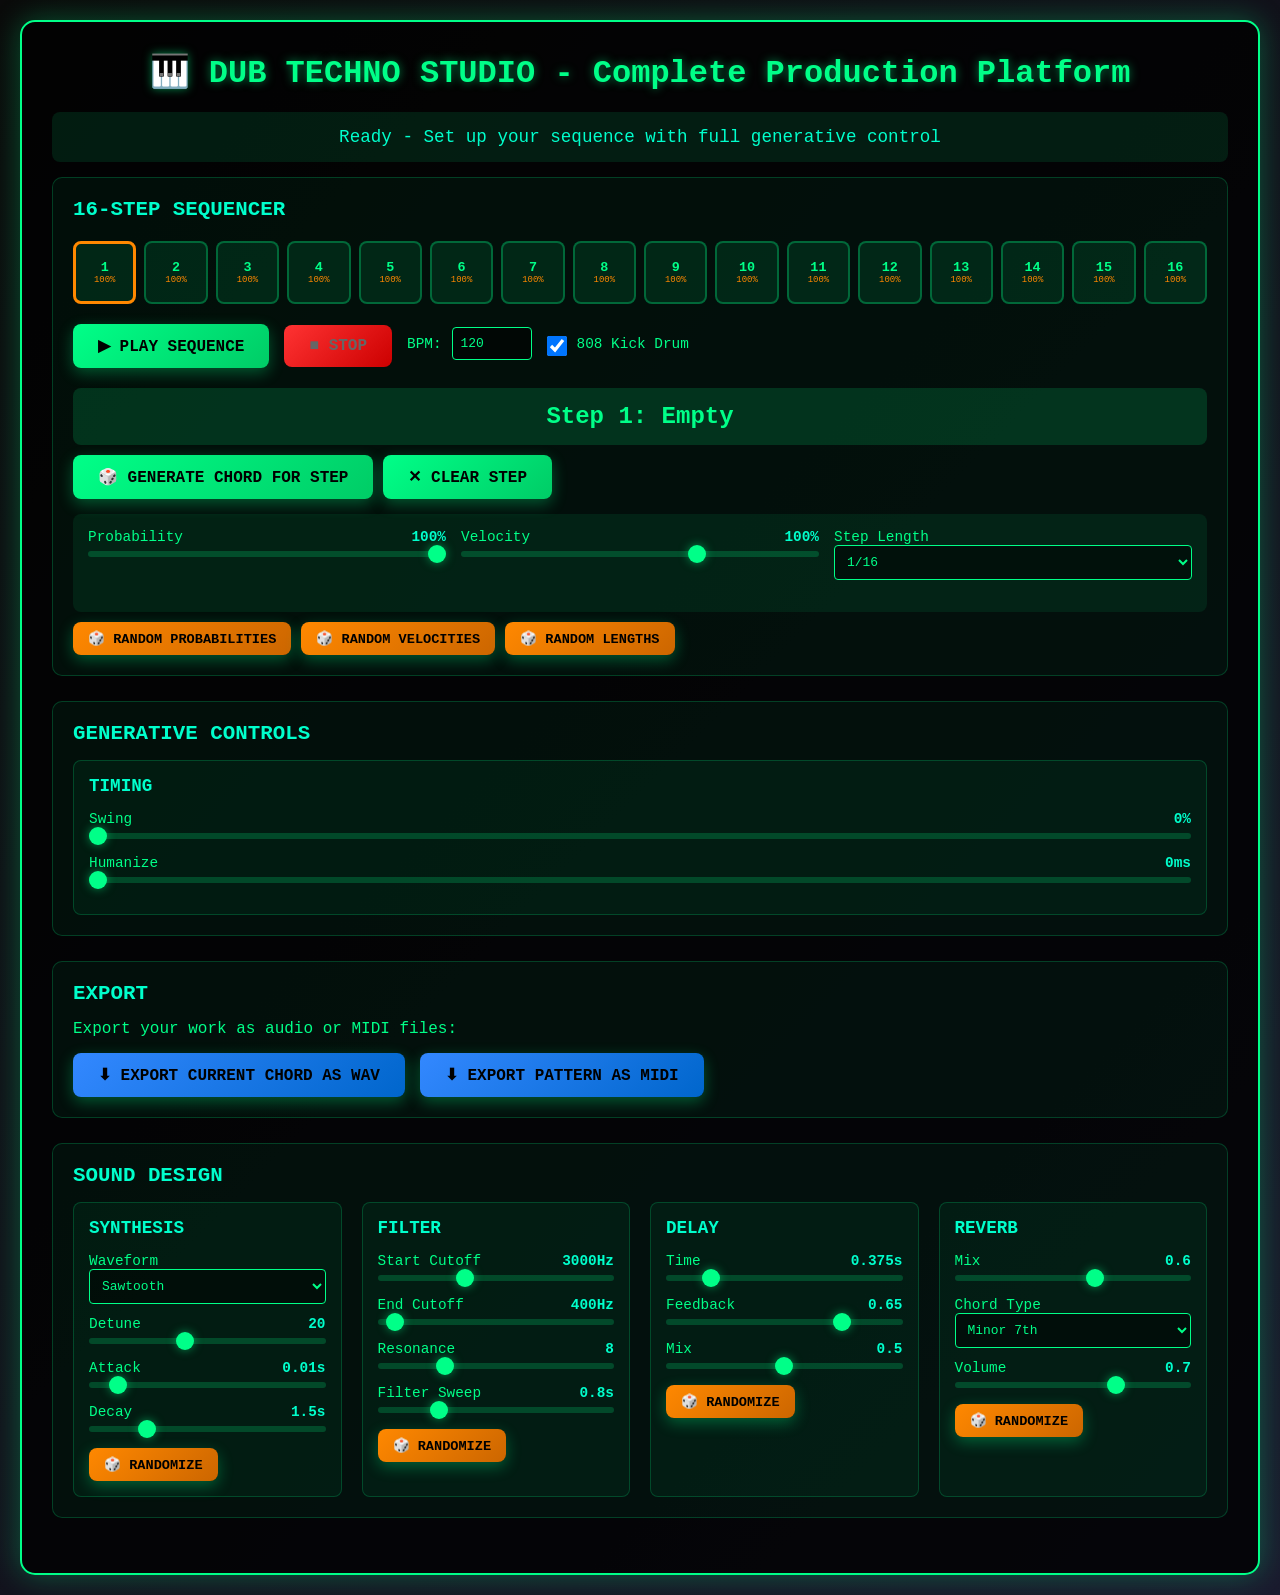
<file: dub-techno-studio.html>
<!DOCTYPE html>
<html lang="en">
<head>
    <meta charset="UTF-8">
    <meta name="viewport" content="width=device-width, initial-scale=1.0">
    <title>DUB TECHNO STUDIO - Complete Production Platform</title>
    <style>
        * {
            margin: 0;
            padding: 0;
            box-sizing: border-box;
        }

        body {
            font-family: 'Courier New', monospace;
            background: linear-gradient(135deg, #0a0a0a 0%, #1a1a2e 100%);
            color: #00ff88;
            min-height: 100vh;
            padding: 20px;
        }

        .container {
            background: rgba(0, 0, 0, 0.8);
            border: 2px solid #00ff88;
            border-radius: 15px;
            padding: 30px;
            max-width: 1600px;
            margin: 0 auto;
            box-shadow: 0 0 30px rgba(0, 255, 136, 0.3);
        }

        h1 {
            text-align: center;
            margin-bottom: 20px;
            font-size: 2em;
            text-shadow: 0 0 10px rgba(0, 255, 136, 0.5);
        }

        .section {
            margin-bottom: 25px;
            padding: 20px;
            background: rgba(0, 255, 136, 0.05);
            border-radius: 10px;
            border: 1px solid rgba(0, 255, 136, 0.2);
        }

        .section h2 {
            margin-bottom: 15px;
            color: #00ffcc;
            font-size: 1.3em;
        }

        /* Sequencer Grid */
        .sequencer-grid {
            display: grid;
            grid-template-columns: repeat(16, 1fr);
            gap: 8px;
            margin: 20px 0;
        }

        .step {
            aspect-ratio: 1;
            background: rgba(0, 255, 136, 0.1);
            border: 2px solid rgba(0, 255, 136, 0.3);
            border-radius: 8px;
            cursor: pointer;
            transition: all 0.2s;
            position: relative;
            display: flex;
            flex-direction: column;
            align-items: center;
            justify-content: center;
            font-size: 0.7em;
            color: #00ff88;
            padding: 2px;
        }

        .step-number {
            font-weight: bold;
            font-size: 1.2em;
        }

        .step-prob {
            font-size: 0.8em;
            color: #ff8800;
        }

        .step:hover {
            background: rgba(0, 255, 136, 0.2);
            transform: scale(1.05);
        }

        .step.active {
            background: #00ff88;
            color: #000;
            font-weight: bold;
            box-shadow: 0 0 15px rgba(0, 255, 136, 0.8);
        }

        .step.enabled {
            border-color: #00ff88;
            background: rgba(0, 255, 136, 0.3);
        }

        .step.selected {
            border-color: #ff8800;
            border-width: 3px;
        }

        .step.playing {
            animation: playPulse 0.3s ease-out;
        }

        @keyframes playPulse {
            0% { transform: scale(1); }
            50% { transform: scale(1.2); box-shadow: 0 0 20px rgba(0, 255, 136, 1); }
            100% { transform: scale(1); }
        }

        /* Transport Controls */
        .transport {
            display: flex;
            gap: 15px;
            align-items: center;
            flex-wrap: wrap;
            margin: 20px 0;
        }

        button {
            padding: 12px 25px;
            font-size: 1em;
            font-family: 'Courier New', monospace;
            background: linear-gradient(135deg, #00ff88 0%, #00cc66 100%);
            color: #000;
            border: none;
            border-radius: 8px;
            cursor: pointer;
            transition: all 0.3s;
            font-weight: bold;
            box-shadow: 0 5px 15px rgba(0, 255, 136, 0.3);
        }

        button:hover {
            transform: translateY(-2px);
            box-shadow: 0 8px 20px rgba(0, 255, 136, 0.5);
        }

        button:active {
            transform: translateY(0);
        }

        button:disabled {
            background: #333;
            color: #666;
            cursor: not-allowed;
            box-shadow: none;
        }

        button.stop {
            background: linear-gradient(135deg, #ff3333 0%, #cc0000 100%);
        }

        button.export {
            background: linear-gradient(135deg, #3388ff 0%, #0066cc 100%);
        }

        .randomize-btn {
            padding: 8px 15px;
            font-size: 0.85em;
            background: linear-gradient(135deg, #ff8800 0%, #cc6600 100%);
        }

        .controls {
            display: grid;
            grid-template-columns: repeat(auto-fit, minmax(250px, 1fr));
            gap: 20px;
        }

        .control-group {
            background: rgba(0, 255, 136, 0.05);
            padding: 15px;
            border-radius: 8px;
            border: 1px solid rgba(0, 255, 136, 0.2);
        }

        .control-group h3 {
            margin-bottom: 15px;
            font-size: 1.1em;
            color: #00ffcc;
        }

        .control {
            margin-bottom: 12px;
        }

        label {
            display: block;
            margin-bottom: 5px;
            font-size: 0.9em;
            color: #00ff88;
        }

        input[type="range"] {
            width: 100%;
            height: 6px;
            background: rgba(0, 255, 136, 0.2);
            outline: none;
            border-radius: 3px;
            -webkit-appearance: none;
        }

        input[type="range"]::-webkit-slider-thumb {
            -webkit-appearance: none;
            width: 18px;
            height: 18px;
            background: #00ff88;
            cursor: pointer;
            border-radius: 50%;
            box-shadow: 0 0 10px rgba(0, 255, 136, 0.5);
        }

        input[type="range"]::-moz-range-thumb {
            width: 18px;
            height: 18px;
            background: #00ff88;
            cursor: pointer;
            border-radius: 50%;
            border: none;
            box-shadow: 0 0 10px rgba(0, 255, 136, 0.5);
        }

        select, input[type="number"] {
            width: 100%;
            padding: 8px;
            background: rgba(0, 0, 0, 0.5);
            color: #00ff88;
            border: 1px solid #00ff88;
            border-radius: 4px;
            font-family: 'Courier New', monospace;
            font-size: 0.9em;
        }

        .value-display {
            display: inline-block;
            float: right;
            color: #00ffcc;
            font-weight: bold;
        }

        .status {
            text-align: center;
            padding: 15px;
            background: rgba(0, 255, 136, 0.1);
            border-radius: 8px;
            margin: 15px 0;
            font-size: 1.1em;
            color: #00ffcc;
        }

        .chord-display {
            text-align: center;
            padding: 15px;
            background: rgba(0, 255, 136, 0.15);
            border-radius: 8px;
            font-size: 1.5em;
            color: #00ff88;
            font-weight: bold;
            margin: 10px 0;
        }

        .checkbox-container {
            display: flex;
            align-items: center;
            gap: 10px;
            margin: 10px 0;
        }

        input[type="checkbox"] {
            width: 20px;
            height: 20px;
            cursor: pointer;
        }

        .step-controls {
            display: grid;
            grid-template-columns: repeat(auto-fit, minmax(200px, 1fr));
            gap: 15px;
            margin-top: 15px;
            padding: 15px;
            background: rgba(0, 255, 136, 0.08);
            border-radius: 8px;
        }

        @media (max-width: 768px) {
            .sequencer-grid {
                grid-template-columns: repeat(8, 1fr);
            }
            .controls {
                grid-template-columns: 1fr;
            }
        }
    </style>
</head>
<body>
    <div class="container">
        <h1>🎹 DUB TECHNO STUDIO - Complete Production Platform</h1>

        <div class="status" id="status">Ready - Set up your sequence with full generative control</div>

        <!-- Sequencer Section -->
        <div class="section">
            <h2>16-STEP SEQUENCER</h2>
            <div class="sequencer-grid" id="sequencerGrid"></div>

            <div class="transport">
                <button id="playSeqBtn">▶ PLAY SEQUENCE</button>
                <button id="stopSeqBtn" class="stop" disabled>■ STOP</button>
                <label style="display: inline-flex; align-items: center; gap: 10px;">
                    BPM:
                    <input type="number" id="bpm" value="120" min="60" max="200" style="width: 80px;">
                </label>
                <div class="checkbox-container">
                    <input type="checkbox" id="kickEnabled" checked>
                    <label for="kickEnabled">808 Kick Drum</label>
                </div>
            </div>

            <div class="chord-display" id="stepChordDisplay">Select a step to edit</div>

            <div style="display: flex; gap: 10px; flex-wrap: wrap; margin-bottom: 15px;">
                <button id="generateStepChord">🎲 GENERATE CHORD FOR STEP</button>
                <button id="clearStepBtn">✕ CLEAR STEP</button>
            </div>

            <!-- Per-Step Controls -->
            <div class="step-controls">
                <div class="control">
                    <label>Probability <span class="value-display" id="probValue">100%</span>
                        <input type="range" id="probability" min="0" max="100" value="100">
                    </label>
                </div>
                <div class="control">
                    <label>Velocity <span class="value-display" id="velocityValue">100%</span>
                        <input type="range" id="velocity" min="0" max="150" value="100">
                    </label>
                </div>
                <div class="control">
                    <label>Step Length
                        <select id="stepLength">
                            <option value="0.0625">1/64</option>
                            <option value="0.125">1/32</option>
                            <option value="0.25" selected>1/16</option>
                            <option value="0.5">1/8</option>
                            <option value="1">1/4</option>
                        </select>
                    </label>
                </div>
            </div>

            <div style="display: flex; gap: 10px; flex-wrap: wrap; margin-top: 10px;">
                <button class="randomize-btn" onclick="studio.randomizeProbabilities()">🎲 RANDOM PROBABILITIES</button>
                <button class="randomize-btn" onclick="studio.randomizeVelocities()">🎲 RANDOM VELOCITIES</button>
                <button class="randomize-btn" onclick="studio.randomizeStepLengths()">🎲 RANDOM LENGTHS</button>
            </div>
        </div>

        <!-- Generative Controls -->
        <div class="section">
            <h2>GENERATIVE CONTROLS</h2>
            <div class="controls">
                <div class="control-group">
                    <h3>TIMING</h3>
                    <div class="control">
                        <label>Swing <span class="value-display" id="swingValue">0%</span>
                            <input type="range" id="swing" min="0" max="75" value="0">
                        </label>
                    </div>
                    <div class="control">
                        <label>Humanize <span class="value-display" id="humanizeValue">0ms</span>
                            <input type="range" id="humanize" min="0" max="50" value="0">
                        </label>
                    </div>
                </div>
            </div>
        </div>

        <!-- Export Section -->
        <div class="section">
            <h2>EXPORT</h2>
            <p style="margin-bottom: 15px;">Export your work as audio or MIDI files:</p>
            <div style="display: flex; gap: 15px; flex-wrap: wrap;">
                <button id="exportWavBtn" class="export">⬇ EXPORT CURRENT CHORD AS WAV</button>
                <button id="exportMidiBtn" class="export">⬇ EXPORT PATTERN AS MIDI</button>
            </div>
        </div>

        <!-- Sound Controls -->
        <div class="section">
            <h2>SOUND DESIGN</h2>
            <div class="controls">
                <div class="control-group">
                    <h3>SYNTHESIS</h3>
                    <div class="control">
                        <label>Waveform
                            <select id="waveform">
                                <option value="sine">Sine</option>
                                <option value="triangle">Triangle</option>
                                <option value="sawtooth" selected>Sawtooth</option>
                                <option value="square">Square</option>
                            </select>
                        </label>
                    </div>
                    <div class="control">
                        <label>Detune <span class="value-display" id="detuneValue">20</span>
                            <input type="range" id="detune" min="0" max="50" value="20">
                        </label>
                    </div>
                    <div class="control">
                        <label>Attack <span class="value-display" id="attackValue">0.01s</span>
                            <input type="range" id="attack" min="0.001" max="0.1" value="0.01" step="0.001">
                        </label>
                    </div>
                    <div class="control">
                        <label>Decay <span class="value-display" id="decayValue">1.5s</span>
                            <input type="range" id="decay" min="0.5" max="5" value="1.5" step="0.1">
                        </label>
                    </div>
                    <button class="randomize-btn" onclick="studio.randomizeSynthesis()">🎲 RANDOMIZE</button>
                </div>

                <div class="control-group">
                    <h3>FILTER</h3>
                    <div class="control">
                        <label>Start Cutoff <span class="value-display" id="cutoffValue">3000Hz</span>
                            <input type="range" id="cutoff" min="200" max="8000" value="3000" step="50">
                        </label>
                    </div>
                    <div class="control">
                        <label>End Cutoff <span class="value-display" id="endCutoffValue">400Hz</span>
                            <input type="range" id="endCutoff" min="100" max="8000" value="400" step="50">
                        </label>
                    </div>
                    <div class="control">
                        <label>Resonance <span class="value-display" id="resonanceValue">8</span>
                            <input type="range" id="resonance" min="0" max="30" value="8" step="0.5">
                        </label>
                    </div>
                    <div class="control">
                        <label>Filter Sweep <span class="value-display" id="filterSweepValue">0.8s</span>
                            <input type="range" id="filterSweep" min="0.1" max="3" value="0.8" step="0.1">
                        </label>
                    </div>
                    <button class="randomize-btn" onclick="studio.randomizeFilter()">🎲 RANDOMIZE</button>
                </div>

                <div class="control-group">
                    <h3>DELAY</h3>
                    <div class="control">
                        <label>Time <span class="value-display" id="delayTimeValue">0.375s</span>
                            <input type="range" id="delayTime" min="0.05" max="2" value="0.375" step="0.025">
                        </label>
                    </div>
                    <div class="control">
                        <label>Feedback <span class="value-display" id="feedbackValue">0.65</span>
                            <input type="range" id="feedback" min="0" max="0.85" value="0.65" step="0.05">
                        </label>
                    </div>
                    <div class="control">
                        <label>Mix <span class="value-display" id="delayMixValue">0.5</span>
                            <input type="range" id="delayMix" min="0" max="1" value="0.5" step="0.05">
                        </label>
                    </div>
                    <button class="randomize-btn" onclick="studio.randomizeDelay()">🎲 RANDOMIZE</button>
                </div>

                <div class="control-group">
                    <h3>REVERB</h3>
                    <div class="control">
                        <label>Mix <span class="value-display" id="reverbMixValue">0.6</span>
                            <input type="range" id="reverbMix" min="0" max="1" value="0.6" step="0.05">
                        </label>
                    </div>
                    <div class="control">
                        <label>Chord Type
                            <select id="chordType">
                                <option value="minor7" selected>Minor 7th</option>
                                <option value="minor9">Minor 9th</option>
                                <option value="sus2">Sus2</option>
                                <option value="sus4">Sus4</option>
                                <option value="major7">Major 7th</option>
                                <option value="dom7">Dominant 7th</option>
                            </select>
                        </label>
                    </div>
                    <div class="control">
                        <label>Volume <span class="value-display" id="volumeValue">0.7</span>
                            <input type="range" id="volume" min="0" max="1" value="0.7" step="0.05">
                        </label>
                    </div>
                    <button class="randomize-btn" onclick="studio.randomizeReverb()">🎲 RANDOMIZE</button>
                </div>
            </div>
        </div>
    </div>

    <script>
        // WAV Encoder
        function encodeWAV(samples, sampleRate) {
            const buffer = new ArrayBuffer(44 + samples.length * 2);
            const view = new DataView(buffer);

            const writeString = (offset, string) => {
                for (let i = 0; i < string.length; i++) {
                    view.setUint8(offset + i, string.charCodeAt(i));
                }
            };

            writeString(0, 'RIFF');
            view.setUint32(4, 36 + samples.length * 2, true);
            writeString(8, 'WAVE');
            writeString(12, 'fmt ');
            view.setUint32(16, 16, true);
            view.setUint16(20, 1, true);
            view.setUint16(22, 1, true);
            view.setUint32(24, sampleRate, true);
            view.setUint32(28, sampleRate * 2, true);
            view.setUint16(32, 2, true);
            view.setUint16(34, 16, true);
            writeString(36, 'data');
            view.setUint32(40, samples.length * 2, true);

            let offset = 44;
            for (let i = 0; i < samples.length; i++) {
                const s = Math.max(-1, Math.min(1, samples[i]));
                view.setInt16(offset, s < 0 ? s * 0x8000 : s * 0x7FFF, true);
                offset += 2;
            }

            return new Blob([buffer], { type: 'audio/wav' });
        }

        // MIDI Encoder
        function encodeMIDI(pattern, bpm) {
            const ticksPerBeat = 480;
            const microsecondsPerBeat = Math.floor(60000000 / bpm);

            // Calculate MIDI events
            const events = [];

            pattern.forEach((step, i) => {
                if (!step.enabled || !step.chord) return;

                const startTick = Math.floor(i * ticksPerBeat * step.stepLength);
                const duration = Math.floor(ticksPerBeat * step.stepLength * 0.9); // 90% of step length

                step.chord.forEach(freq => {
                    const midiNote = Math.round(69 + 12 * Math.log2(freq / 440));
                    const velocity = Math.floor(Math.min(127, (step.velocity / 100) * 100));

                    // Note on
                    events.push({
                        time: startTick,
                        type: 'noteOn',
                        note: midiNote,
                        velocity: velocity
                    });

                    // Note off
                    events.push({
                        time: startTick + duration,
                        type: 'noteOff',
                        note: midiNote,
                        velocity: 0
                    });
                });
            });

            // Sort events by time
            events.sort((a, b) => a.time - b.time);

            // Build MIDI file
            const header = new Uint8Array([
                0x4D, 0x54, 0x68, 0x64, // "MThd"
                0x00, 0x00, 0x00, 0x06, // Header length
                0x00, 0x00,             // Format 0
                0x00, 0x01,             // 1 track
                (ticksPerBeat >> 8) & 0xFF, ticksPerBeat & 0xFF // Ticks per beat
            ]);

            // Build track
            const trackEvents = [];

            // Tempo event
            trackEvents.push(0x00, 0xFF, 0x51, 0x03,
                (microsecondsPerBeat >> 16) & 0xFF,
                (microsecondsPerBeat >> 8) & 0xFF,
                microsecondsPerBeat & 0xFF);

            // Add note events
            let lastTime = 0;
            events.forEach(event => {
                const deltaTime = event.time - lastTime;
                lastTime = event.time;

                // Variable length quantity for delta time
                const deltaBytes = [];
                let value = deltaTime;
                deltaBytes.unshift(value & 0x7F);
                value >>= 7;
                while (value > 0) {
                    deltaBytes.unshift((value & 0x7F) | 0x80);
                    value >>= 7;
                }

                trackEvents.push(...deltaBytes);

                if (event.type === 'noteOn') {
                    trackEvents.push(0x90, event.note, event.velocity);
                } else {
                    trackEvents.push(0x80, event.note, event.velocity);
                }
            });

            // End of track
            trackEvents.push(0x00, 0xFF, 0x2F, 0x00);

            const trackHeader = new Uint8Array([
                0x4D, 0x54, 0x72, 0x6B, // "MTrk"
                (trackEvents.length >> 24) & 0xFF,
                (trackEvents.length >> 16) & 0xFF,
                (trackEvents.length >> 8) & 0xFF,
                trackEvents.length & 0xFF
            ]);

            const midiData = new Uint8Array(header.length + trackHeader.length + trackEvents.length);
            midiData.set(header, 0);
            midiData.set(trackHeader, header.length);
            midiData.set(trackEvents, header.length + trackHeader.length);

            return new Blob([midiData], { type: 'audio/midi' });
        }

        class DubTechnoStudio {
            constructor() {
                this.audioContext = new (window.AudioContext || window.webkitAudioContext)();
                this.selectedStep = 0;
                this.currentStep = -1;
                this.isPlaying = false;
                this.stepInterval = null;

                // Enhanced sequencer pattern with generative parameters
                this.pattern = Array(16).fill(null).map((_, i) => ({
                    enabled: i % 4 === 0,
                    chord: null,
                    name: '',
                    probability: 100,
                    velocity: 100,
                    stepLength: 0.25  // 1/16 note default
                }));

                this.initAudio();
                this.setupControls();
                this.setupUI();
                this.setupEventListeners();
                this.renderSequencer();
            }

            initAudio() {
                // Master gain - LOUD
                this.masterGain = this.audioContext.createGain();
                this.masterGain.gain.value = 0.7;

                // Filter
                this.filter = this.audioContext.createBiquadFilter();
                this.filter.type = 'lowpass';
                this.filter.frequency.value = 3000;
                this.filter.Q.value = 8;

                // Delay
                this.delay = this.audioContext.createDelay(5.0);
                this.delay.delayTime.value = 0.375;
                this.delayFeedback = this.audioContext.createGain();
                this.delayFeedback.gain.value = 0.65;
                this.delayMixGain = this.audioContext.createGain();
                this.delayMixGain.gain.value = 0.5;
                this.dryGain = this.audioContext.createGain();
                this.dryGain.gain.value = 0.5;

                // Reverb
                this.reverb = this.audioContext.createConvolver();
                this.createReverbImpulse();
                this.reverbMixGain = this.audioContext.createGain();
                this.reverbMixGain.gain.value = 0.6;
                this.reverbDryGain = this.audioContext.createGain();
                this.reverbDryGain.gain.value = 0.4;

                this.setupEffectsChain();
            }

            createReverbImpulse() {
                const length = this.audioContext.sampleRate * 4;
                const impulse = this.audioContext.createBuffer(2, length, this.audioContext.sampleRate);
                const left = impulse.getChannelData(0);
                const right = impulse.getChannelData(1);

                for (let i = 0; i < length; i++) {
                    const decay = Math.pow(1 - i / length, 3);
                    left[i] = (Math.random() * 2 - 1) * decay;
                    right[i] = (Math.random() * 2 - 1) * decay;
                }

                this.reverb.buffer = impulse;
            }

            setupEffectsChain() {
                this.sourceGain = this.audioContext.createGain();
                this.sourceGain.gain.value = 1.0;
                this.sourceGain.connect(this.filter);

                this.delay.connect(this.delayFeedback);
                this.delayFeedback.connect(this.delay);
                this.delay.connect(this.delayMixGain);

                this.filter.connect(this.delay);
                this.filter.connect(this.dryGain);

                this.delayMixer = this.audioContext.createGain();
                this.dryGain.connect(this.delayMixer);
                this.delayMixGain.connect(this.delayMixer);

                this.delayMixer.connect(this.reverb);
                this.reverb.connect(this.reverbMixGain);
                this.delayMixer.connect(this.reverbDryGain);

                this.finalMixer = this.audioContext.createGain();
                this.reverbMixGain.connect(this.finalMixer);
                this.reverbDryGain.connect(this.finalMixer);

                this.finalMixer.connect(this.masterGain);
                this.masterGain.connect(this.audioContext.destination);
            }

            setupControls() {
                this.controls = {
                    waveform: document.getElementById('waveform'),
                    detune: document.getElementById('detune'),
                    attack: document.getElementById('attack'),
                    decay: document.getElementById('decay'),
                    cutoff: document.getElementById('cutoff'),
                    endCutoff: document.getElementById('endCutoff'),
                    filterSweep: document.getElementById('filterSweep'),
                    resonance: document.getElementById('resonance'),
                    delayTime: document.getElementById('delayTime'),
                    feedback: document.getElementById('feedback'),
                    delayMix: document.getElementById('delayMix'),
                    reverbMix: document.getElementById('reverbMix'),
                    chordType: document.getElementById('chordType'),
                    volume: document.getElementById('volume'),
                    bpm: document.getElementById('bpm'),
                    kickEnabled: document.getElementById('kickEnabled'),
                    probability: document.getElementById('probability'),
                    velocity: document.getElementById('velocity'),
                    stepLength: document.getElementById('stepLength'),
                    swing: document.getElementById('swing'),
                    humanize: document.getElementById('humanize')
                };
            }

            setupUI() {
                const grid = document.getElementById('sequencerGrid');
                for (let i = 0; i < 16; i++) {
                    const step = document.createElement('div');
                    step.className = 'step';
                    step.innerHTML = `<div class="step-number">${i + 1}</div><div class="step-prob" id="prob-${i}">100%</div>`;
                    step.dataset.step = i;
                    step.onclick = () => this.selectStep(i);
                    step.oncontextmenu = (e) => {
                        e.preventDefault();
                        this.toggleStep(i);
                    };
                    grid.appendChild(step);
                }
            }

            renderSequencer() {
                const steps = document.querySelectorAll('.step');
                steps.forEach((el, i) => {
                    el.classList.toggle('enabled', this.pattern[i].enabled && this.pattern[i].chord);
                    el.classList.toggle('selected', i === this.selectedStep);
                    el.classList.toggle('active', i === this.currentStep);

                    // Update probability display
                    const probEl = el.querySelector('.step-prob');
                    if (probEl) {
                        probEl.textContent = `${this.pattern[i].probability}%`;
                    }
                });

                const step = this.pattern[this.selectedStep];
                const display = document.getElementById('stepChordDisplay');
                if (step.chord && step.name) {
                    display.textContent = `Step ${this.selectedStep + 1}: ${step.name} (${step.probability}%, ${step.velocity}% vel)`;
                } else {
                    display.textContent = `Step ${this.selectedStep + 1}: Empty`;
                }

                // Update step control values
                this.controls.probability.value = step.probability;
                document.getElementById('probValue').textContent = step.probability + '%';
                this.controls.velocity.value = step.velocity;
                document.getElementById('velocityValue').textContent = step.velocity + '%';
                this.controls.stepLength.value = step.stepLength;
            }

            selectStep(index) {
                this.selectedStep = index;
                this.renderSequencer();
            }

            toggleStep(index) {
                this.pattern[index].enabled = !this.pattern[index].enabled;
                this.renderSequencer();
            }

            setupEventListeners() {
                document.getElementById('playSeqBtn').onclick = () => this.playSequence();
                document.getElementById('stopSeqBtn').onclick = () => this.stopSequence();
                document.getElementById('generateStepChord').onclick = () => this.generateChordForStep();
                document.getElementById('clearStepBtn').onclick = () => this.clearStep();
                document.getElementById('exportWavBtn').onclick = () => this.exportWAV();
                document.getElementById('exportMidiBtn').onclick = () => this.exportMIDI();

                // Per-step controls update pattern
                this.controls.probability.oninput = () => {
                    const val = parseInt(this.controls.probability.value);
                    this.pattern[this.selectedStep].probability = val;
                    document.getElementById('probValue').textContent = val + '%';
                    this.renderSequencer();
                };

                this.controls.velocity.oninput = () => {
                    const val = parseInt(this.controls.velocity.value);
                    this.pattern[this.selectedStep].velocity = val;
                    document.getElementById('velocityValue').textContent = val + '%';
                    this.renderSequencer();
                };

                this.controls.stepLength.onchange = () => {
                    this.pattern[this.selectedStep].stepLength = parseFloat(this.controls.stepLength.value);
                };

                // Swing and humanize
                this.controls.swing.oninput = () => {
                    document.getElementById('swingValue').textContent = this.controls.swing.value + '%';
                };

                this.controls.humanize.oninput = () => {
                    document.getElementById('humanizeValue').textContent = this.controls.humanize.value + 'ms';
                };

                // Control updates
                Object.keys(this.controls).forEach(key => {
                    const el = this.controls[key];
                    if (el.type === 'range' && !['probability', 'velocity', 'swing', 'humanize'].includes(key)) {
                        el.oninput = () => {
                            const valueEl = document.getElementById(key + 'Value');
                            if (valueEl) {
                                const suffix = key.includes('Time') || key.includes('Sweep') || key.includes('attack') || key.includes('decay') ? 's' :
                                             key.includes('cutoff') || key.includes('Cutoff') ? 'Hz' : '';
                                valueEl.textContent = el.value + suffix;
                            }
                        };
                    }
                });

                this.controls.feedback.oninput = () => {
                    this.delayFeedback.gain.value = parseFloat(this.controls.feedback.value);
                    document.getElementById('feedbackValue').textContent = this.controls.feedback.value;
                };

                this.controls.delayTime.oninput = () => {
                    this.delay.delayTime.value = parseFloat(this.controls.delayTime.value);
                    document.getElementById('delayTimeValue').textContent = this.controls.delayTime.value + 's';
                };

                this.controls.delayMix.oninput = () => {
                    const mix = parseFloat(this.controls.delayMix.value);
                    this.delayMixGain.gain.value = mix;
                    this.dryGain.gain.value = 1 - mix;
                    document.getElementById('delayMixValue').textContent = mix;
                };

                this.controls.reverbMix.oninput = () => {
                    const mix = parseFloat(this.controls.reverbMix.value);
                    this.reverbMixGain.gain.value = mix;
                    this.reverbDryGain.gain.value = 1 - mix;
                    document.getElementById('reverbMixValue').textContent = mix;
                };

                this.controls.volume.oninput = () => {
                    this.masterGain.gain.value = parseFloat(this.controls.volume.value);
                    document.getElementById('volumeValue').textContent = this.controls.volume.value;
                };

                this.controls.resonance.oninput = () => {
                    this.filter.Q.value = parseFloat(this.controls.resonance.value);
                    document.getElementById('resonanceValue').textContent = this.controls.resonance.value;
                };
            }

            generateChord() {
                const rootNotes = ['C2', 'C#2', 'D2', 'D#2', 'E2', 'F2', 'F#2', 'G2', 'G#2', 'A2', 'A#2', 'B2'];
                const root = rootNotes[Math.floor(Math.random() * rootNotes.length)];
                const rootFreq = this.noteToFreq(root);

                const chordType = this.controls.chordType.value;
                let intervals = [];
                let chordName = '';

                switch(chordType) {
                    case 'minor7':
                        intervals = [0, 3, 7, 10];
                        chordName = 'min7';
                        break;
                    case 'minor9':
                        intervals = [0, 3, 7, 10, 14];
                        chordName = 'min9';
                        break;
                    case 'sus2':
                        intervals = [0, 2, 7];
                        chordName = 'sus2';
                        break;
                    case 'sus4':
                        intervals = [0, 5, 7];
                        chordName = 'sus4';
                        break;
                    case 'major7':
                        intervals = [0, 4, 7, 11];
                        chordName = 'maj7';
                        break;
                    case 'dom7':
                        intervals = [0, 4, 7, 10];
                        chordName = '7';
                        break;
                }

                const chord = intervals.map(interval => rootFreq * Math.pow(2, interval / 12));
                const rootNoteName = root.slice(0, -1);
                return { frequencies: chord, name: rootNoteName + chordName };
            }

            noteToFreq(note) {
                const notes = {
                    'C': -9, 'C#': -8, 'D': -7, 'D#': -6, 'E': -5, 'F': -4,
                    'F#': -3, 'G': -2, 'G#': -1, 'A': 0, 'A#': 1, 'B': 2
                };
                const noteName = note.slice(0, -1);
                const octave = parseInt(note.slice(-1));
                const semitone = notes[noteName];
                return 440 * Math.pow(2, (octave - 4) + semitone / 12);
            }

            generateChordForStep() {
                const chord = this.generateChord();
                this.pattern[this.selectedStep].chord = chord.frequencies;
                this.pattern[this.selectedStep].name = chord.name;
                this.pattern[this.selectedStep].enabled = true;
                this.renderSequencer();
                document.getElementById('status').textContent = `Generated ${chord.name} for step ${this.selectedStep + 1}`;
            }

            clearStep() {
                this.pattern[this.selectedStep].chord = null;
                this.pattern[this.selectedStep].name = '';
                this.pattern[this.selectedStep].enabled = false;
                this.renderSequencer();
                document.getElementById('status').textContent = `Cleared step ${this.selectedStep + 1}`;
            }

            playChord(frequencies, velocityMod = 1.0) {
                if (!frequencies) return;

                const now = this.audioContext.currentTime;
                const attack = parseFloat(this.controls.attack.value);
                const decay = parseFloat(this.controls.decay.value);
                const waveform = this.controls.waveform.value;
                const detuneAmount = parseFloat(this.controls.detune.value);

                const startCutoff = parseFloat(this.controls.cutoff.value);
                const endCutoff = parseFloat(this.controls.endCutoff.value);
                const filterSweepTime = parseFloat(this.controls.filterSweep.value);

                const totalDuration = attack + decay;

                // TRIANGLE WAVE FIX + VELOCITY
                const waveGainMultiplier = waveform === 'triangle' ? 1.5 : 1.0;

                frequencies.forEach((freq) => {
                    for (let i = 0; i < 3; i++) {
                        const osc = this.audioContext.createOscillator();
                        const gain = this.audioContext.createGain();

                        osc.type = waveform;
                        osc.frequency.value = freq;

                        if (i === 1) osc.detune.value = detuneAmount;
                        if (i === 2) osc.detune.value = -detuneAmount;

                        const peakGain = (0.25 / frequencies.length) * waveGainMultiplier * velocityMod;
                        gain.gain.setValueAtTime(0, now);
                        gain.gain.linearRampToValueAtTime(peakGain, now + attack);
                        gain.gain.exponentialRampToValueAtTime(0.001, now + attack + decay);

                        osc.connect(gain);
                        gain.connect(this.sourceGain);

                        osc.start(now);
                        osc.stop(now + totalDuration + 0.1);
                    }
                });

                // Filter sweep
                this.filter.frequency.cancelScheduledValues(now);
                this.filter.frequency.setValueAtTime(startCutoff, now);
                this.filter.frequency.exponentialRampToValueAtTime(Math.max(endCutoff, 20), now + filterSweepTime);
            }

            play808Kick() {
                const now = this.audioContext.currentTime;
                const osc = this.audioContext.createOscillator();
                const gain = this.audioContext.createGain();

                osc.frequency.setValueAtTime(150, now);
                osc.frequency.exponentialRampToValueAtTime(40, now + 0.05);

                gain.gain.setValueAtTime(0.8, now);
                gain.gain.exponentialRampToValueAtTime(0.001, now + 0.3);

                osc.connect(gain);
                gain.connect(this.masterGain);

                osc.start(now);
                osc.stop(now + 0.3);
            }

            async playSequence() {
                await this.audioContext.resume();

                this.isPlaying = true;
                this.currentStep = -1;
                document.getElementById('playSeqBtn').disabled = true;
                document.getElementById('stopSeqBtn').disabled = false;
                document.getElementById('status').textContent = '▶ Sequence playing with generative controls...';

                const bpm = parseFloat(this.controls.bpm.value);
                const baseDuration = (60 / bpm / 4) * 1000; // 16th note base
                const swingPercent = parseFloat(this.controls.swing.value) / 100;
                const humanizeMs = parseFloat(this.controls.humanize.value);

                const tick = () => {
                    if (!this.isPlaying) return;

                    this.currentStep = (this.currentStep + 1) % 16;
                    this.renderSequencer();

                    const step = this.pattern[this.currentStep];

                    // Calculate timing with swing
                    let stepDelay = 0;
                    if (this.currentStep % 2 === 1) {
                        stepDelay = baseDuration * swingPercent;
                    }

                    // Add humanize (random variation)
                    if (humanizeMs > 0) {
                        stepDelay += (Math.random() - 0.5) * 2 * humanizeMs;
                    }

                    // Play kick on steps 0, 4, 8, 12
                    if (this.controls.kickEnabled.checked && this.currentStep % 4 === 0) {
                        setTimeout(() => this.play808Kick(), Math.max(0, stepDelay));
                    }

                    // Probability check
                    const shouldPlay = (Math.random() * 100) < step.probability;

                    // Play chord if step is enabled and probability passes
                    if (step.enabled && step.chord && shouldPlay) {
                        const velocityMod = step.velocity / 100;
                        setTimeout(() => {
                            this.playChord(step.chord, velocityMod);
                            document.querySelectorAll('.step')[this.currentStep].classList.add('playing');
                            setTimeout(() => {
                                document.querySelectorAll('.step')[this.currentStep].classList.remove('playing');
                            }, 300);
                        }, Math.max(0, stepDelay));
                    }

                    // Calculate next step timing based on step length
                    const nextStepDuration = baseDuration * (step.stepLength / 0.25);
                    this.stepInterval = setTimeout(tick, nextStepDuration);
                };

                tick();
            }

            stopSequence() {
                this.isPlaying = false;
                if (this.stepInterval) {
                    clearTimeout(this.stepInterval);
                    this.stepInterval = null;
                }
                this.currentStep = -1;
                this.renderSequencer();
                document.getElementById('playSeqBtn').disabled = false;
                document.getElementById('stopSeqBtn').disabled = true;
                document.getElementById('status').textContent = 'Sequence stopped';
            }

            async exportWAV() {
                const step = this.pattern[this.selectedStep];
                if (!step.chord) {
                    alert('Please generate a chord for this step first!');
                    return;
                }

                document.getElementById('status').textContent = 'Rendering audio...';

                const sampleRate = 44100;
                const attack = parseFloat(this.controls.attack.value);
                const decay = parseFloat(this.controls.decay.value);
                const duration = attack + decay + 3;

                const offlineCtx = new OfflineAudioContext(1, sampleRate * duration, sampleRate);

                // Recreate effects chain offline
                const masterGain = offlineCtx.createGain();
                masterGain.gain.value = parseFloat(this.controls.volume.value);

                const filter = offlineCtx.createBiquadFilter();
                filter.type = 'lowpass';
                filter.Q.value = parseFloat(this.controls.resonance.value);

                const delay = offlineCtx.createDelay(5.0);
                delay.delayTime.value = parseFloat(this.controls.delayTime.value);
                const delayFeedback = offlineCtx.createGain();
                delayFeedback.gain.value = parseFloat(this.controls.feedback.value);
                const delayMixGain = offlineCtx.createGain();
                const delayMix = parseFloat(this.controls.delayMix.value);
                delayMixGain.gain.value = delayMix;
                const dryGain = offlineCtx.createGain();
                dryGain.gain.value = 1 - delayMix;

                const reverb = offlineCtx.createConvolver();
                reverb.buffer = this.reverb.buffer;
                const reverbMixGain = offlineCtx.createGain();
                const reverbMix = parseFloat(this.controls.reverbMix.value);
                reverbMixGain.gain.value = reverbMix;
                const reverbDryGain = offlineCtx.createGain();
                reverbDryGain.gain.value = 1 - reverbMix;

                const sourceGain = offlineCtx.createGain();
                sourceGain.gain.value = 1.0;

                // Connect chain
                sourceGain.connect(filter);
                delay.connect(delayFeedback);
                delayFeedback.connect(delay);
                delay.connect(delayMixGain);
                filter.connect(delay);
                filter.connect(dryGain);

                const delayMixer = offlineCtx.createGain();
                dryGain.connect(delayMixer);
                delayMixGain.connect(delayMixer);

                delayMixer.connect(reverb);
                reverb.connect(reverbMixGain);
                delayMixer.connect(reverbDryGain);

                const finalMixer = offlineCtx.createGain();
                reverbMixGain.connect(finalMixer);
                reverbDryGain.connect(finalMixer);
                finalMixer.connect(masterGain);
                masterGain.connect(offlineCtx.destination);

                // Generate sound
                const waveform = this.controls.waveform.value;
                const detuneAmount = parseFloat(this.controls.detune.value);
                const startCutoff = parseFloat(this.controls.cutoff.value);
                const endCutoff = parseFloat(this.controls.endCutoff.value);
                const filterSweepTime = parseFloat(this.controls.filterSweep.value);

                const waveGainMultiplier = waveform === 'triangle' ? 1.5 : 1.0;
                const velocityMod = step.velocity / 100;

                step.chord.forEach((freq) => {
                    for (let i = 0; i < 3; i++) {
                        const osc = offlineCtx.createOscillator();
                        const gain = offlineCtx.createGain();

                        osc.type = waveform;
                        osc.frequency.value = freq;
                        if (i === 1) osc.detune.value = detuneAmount;
                        if (i === 2) osc.detune.value = -detuneAmount;

                        const peakGain = (0.25 / step.chord.length) * waveGainMultiplier * velocityMod;
                        gain.gain.setValueAtTime(0, 0);
                        gain.gain.linearRampToValueAtTime(peakGain, attack);
                        gain.gain.exponentialRampToValueAtTime(0.001, attack + decay);

                        osc.connect(gain);
                        gain.connect(sourceGain);

                        osc.start(0);
                        osc.stop(attack + decay + 0.1);
                    }
                });

                // Filter sweep
                filter.frequency.setValueAtTime(startCutoff, 0);
                filter.frequency.exponentialRampToValueAtTime(Math.max(endCutoff, 20), filterSweepTime);

                // Render
                const renderedBuffer = await offlineCtx.startRendering();
                const samples = renderedBuffer.getChannelData(0);

                // Encode to WAV
                const wavBlob = encodeWAV(samples, sampleRate);
                const url = URL.createObjectURL(wavBlob);
                const a = document.createElement('a');
                a.href = url;
                a.download = `${step.name || 'chord'}_step${this.selectedStep + 1}.wav`;
                a.click();
                URL.revokeObjectURL(url);

                document.getElementById('status').textContent = `✓ Exported ${step.name} as WAV!`;
            }

            exportMIDI() {
                const bpm = parseFloat(this.controls.bpm.value);
                const midiBlob = encodeMIDI(this.pattern, bpm);
                const url = URL.createObjectURL(midiBlob);
                const a = document.createElement('a');
                a.href = url;
                a.download = `dub_techno_pattern_${bpm}bpm.mid`;
                a.click();
                URL.revokeObjectURL(url);
                document.getElementById('status').textContent = '✓ Exported pattern as MIDI!';
            }

            randomizeProbabilities() {
                this.pattern.forEach(step => {
                    step.probability = Math.floor(Math.random() * 101);
                });
                this.renderSequencer();
                document.getElementById('status').textContent = '🎲 Probabilities randomized!';
            }

            randomizeVelocities() {
                this.pattern.forEach(step => {
                    step.velocity = Math.floor(Math.random() * 151);
                });
                this.renderSequencer();
                document.getElementById('status').textContent = '🎲 Velocities randomized!';
            }

            randomizeStepLengths() {
                const lengths = [0.0625, 0.125, 0.25, 0.5, 1];
                this.pattern.forEach(step => {
                    step.stepLength = lengths[Math.floor(Math.random() * lengths.length)];
                });
                document.getElementById('status').textContent = '🎲 Step lengths randomized!';
            }

            randomizeSynthesis() {
                const waveforms = ['sine', 'triangle', 'sawtooth', 'square'];
                this.controls.waveform.value = waveforms[Math.floor(Math.random() * waveforms.length)];

                const detune = Math.floor(Math.random() * 40) + 5;
                this.controls.detune.value = detune;
                document.getElementById('detuneValue').textContent = detune;

                const attack = (Math.random() * 0.05 + 0.001).toFixed(3);
                this.controls.attack.value = attack;
                document.getElementById('attackValue').textContent = attack + 's';

                const decay = (Math.random() * 3 + 0.8).toFixed(1);
                this.controls.decay.value = decay;
                document.getElementById('decayValue').textContent = decay + 's';

                document.getElementById('status').textContent = '🎲 Synthesis randomized!';
            }

            randomizeFilter() {
                const startCutoff = Math.floor(Math.random() * 5000) + 1000;
                this.controls.cutoff.value = startCutoff;
                document.getElementById('cutoffValue').textContent = startCutoff + 'Hz';

                const endCutoff = Math.floor(Math.random() * 800) + 200;
                this.controls.endCutoff.value = endCutoff;
                document.getElementById('endCutoffValue').textContent = endCutoff + 'Hz';

                const resonance = (Math.random() * 20 + 3).toFixed(1);
                this.controls.resonance.value = resonance;
                document.getElementById('resonanceValue').textContent = resonance;
                this.filter.Q.value = parseFloat(resonance);

                const sweep = (Math.random() * 2 + 0.3).toFixed(1);
                this.controls.filterSweep.value = sweep;
                document.getElementById('filterSweepValue').textContent = sweep + 's';

                document.getElementById('status').textContent = '🎲 Filter randomized!';
            }

            randomizeDelay() {
                const delayTime = (Math.random() * 1.5 + 0.1).toFixed(3);
                this.controls.delayTime.value = delayTime;
                document.getElementById('delayTimeValue').textContent = delayTime + 's';
                this.delay.delayTime.value = parseFloat(delayTime);

                const feedback = (Math.random() * 0.6 + 0.2).toFixed(2);
                this.controls.feedback.value = feedback;
                document.getElementById('feedbackValue').textContent = feedback;
                this.delayFeedback.gain.value = parseFloat(feedback);

                const mix = (Math.random() * 0.6 + 0.2).toFixed(2);
                this.controls.delayMix.value = mix;
                document.getElementById('delayMixValue').textContent = mix;
                this.delayMixGain.gain.value = parseFloat(mix);
                this.dryGain.gain.value = 1 - parseFloat(mix);

                document.getElementById('status').textContent = '🎲 Delay randomized!';
            }

            randomizeReverb() {
                const reverbMix = (Math.random() * 0.6 + 0.2).toFixed(2);
                this.controls.reverbMix.value = reverbMix;
                document.getElementById('reverbMixValue').textContent = reverbMix;
                this.reverbMixGain.gain.value = parseFloat(reverbMix);
                this.reverbDryGain.gain.value = 1 - parseFloat(reverbMix);

                const chordTypes = ['minor7', 'minor9', 'sus2', 'sus4', 'major7', 'dom7'];
                this.controls.chordType.value = chordTypes[Math.floor(Math.random() * chordTypes.length)];

                document.getElementById('status').textContent = '🎲 Reverb randomized!';
            }
        }

        let studio;
        window.addEventListener('load', () => {
            studio = new DubTechnoStudio();
        });
    </script>
</body>
</html>
</file>
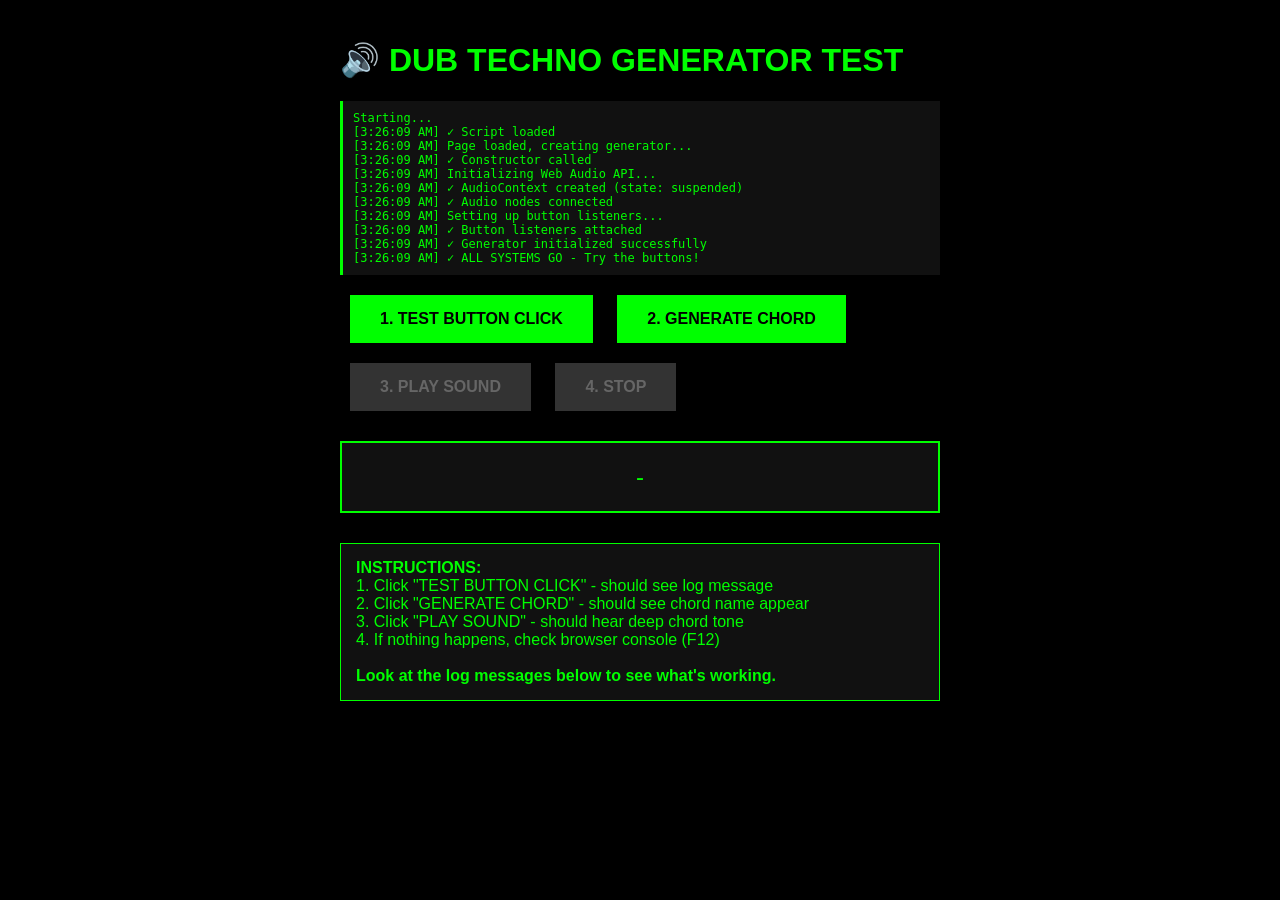
<file: test-generator.html>
<!DOCTYPE html>
<html lang="en">
<head>
    <meta charset="UTF-8">
    <meta name="viewport" content="width=device-width, initial-scale=1.0">
    <title>Test - Dub Techno Generator</title>
    <style>
        body {
            font-family: Arial, sans-serif;
            background: #000;
            color: #0f0;
            padding: 20px;
            max-width: 600px;
            margin: 0 auto;
        }
        button {
            padding: 15px 30px;
            font-size: 16px;
            margin: 10px;
            background: #0f0;
            color: #000;
            border: none;
            cursor: pointer;
            font-weight: bold;
        }
        button:disabled {
            background: #333;
            color: #666;
        }
        .display {
            padding: 20px;
            background: #111;
            border: 2px solid #0f0;
            margin: 20px 0;
            font-size: 24px;
            text-align: center;
        }
        .log {
            background: #111;
            padding: 10px;
            margin: 10px 0;
            border-left: 3px solid #0f0;
            font-family: monospace;
            font-size: 12px;
        }
    </style>
</head>
<body>
    <h1>🔊 DUB TECHNO GENERATOR TEST</h1>

    <div class="log" id="log">Starting...</div>

    <button id="testBtn">1. TEST BUTTON CLICK</button>
    <button id="generateBtn">2. GENERATE CHORD</button>
    <button id="playBtn" disabled>3. PLAY SOUND</button>
    <button id="stopBtn" disabled>4. STOP</button>

    <div class="display" id="display">-</div>

    <div id="instructions" style="margin-top: 30px; padding: 15px; background: #111; border: 1px solid #0f0;">
        <strong>INSTRUCTIONS:</strong><br>
        1. Click "TEST BUTTON CLICK" - should see log message<br>
        2. Click "GENERATE CHORD" - should see chord name appear<br>
        3. Click "PLAY SOUND" - should hear deep chord tone<br>
        4. If nothing happens, check browser console (F12)<br><br>
        <strong>Look at the log messages below to see what's working.</strong>
    </div>

    <script>
        function log(message) {
            const logEl = document.getElementById('log');
            const timestamp = new Date().toLocaleTimeString();
            logEl.innerHTML += `<br>[${timestamp}] ${message}`;
            console.log(message);
        }

        log('✓ Script loaded');

        class TestGenerator {
            constructor() {
                log('✓ Constructor called');
                this.audioContext = null;
                this.currentChord = [];
                this.isPlaying = false;
                this.oscillators = [];
                this.gainNodes = [];

                try {
                    this.initAudio();
                    this.setupButtons();
                    log('✓ Generator initialized successfully');
                } catch (error) {
                    log('✗ ERROR in constructor: ' + error.message);
                }
            }

            initAudio() {
                log('Initializing Web Audio API...');
                this.audioContext = new (window.AudioContext || window.webkitAudioContext)();
                log(`✓ AudioContext created (state: ${this.audioContext.state})`);

                // Simple gain node
                this.masterGain = this.audioContext.createGain();
                this.masterGain.gain.value = 0.3;
                this.masterGain.connect(this.audioContext.destination);
                log('✓ Audio nodes connected');
            }

            setupButtons() {
                log('Setting up button listeners...');

                document.getElementById('testBtn').addEventListener('click', () => {
                    log('✓ TEST BUTTON CLICKED - Buttons are working!');
                    alert('Buttons work! Now try Generate.');
                });

                document.getElementById('generateBtn').addEventListener('click', async () => {
                    log('Generate button clicked...');
                    await this.resumeAudio();
                    this.generate();
                });

                document.getElementById('playBtn').addEventListener('click', async () => {
                    log('Play button clicked...');
                    await this.resumeAudio();
                    this.play();
                });

                document.getElementById('stopBtn').addEventListener('click', () => {
                    log('Stop button clicked...');
                    this.stop();
                });

                log('✓ Button listeners attached');
            }

            async resumeAudio() {
                if (this.audioContext.state === 'suspended') {
                    log('Resuming audio context...');
                    await this.audioContext.resume();
                    log(`✓ Audio resumed (state: ${this.audioContext.state})`);
                }
            }

            generate() {
                log('Generating chord...');

                try {
                    // Simple chord generation
                    const roots = ['C', 'D', 'E', 'F', 'G', 'A', 'B'];
                    const types = ['min7', 'maj7', 'sus4'];

                    const root = roots[Math.floor(Math.random() * roots.length)];
                    const type = types[Math.floor(Math.random() * types.length)];
                    const chordName = root + type;

                    // Generate frequencies (C2 = 65.41 Hz as base)
                    const baseFreq = 65.41 * Math.pow(2, roots.indexOf(root) / 12);
                    this.currentChord = [
                        baseFreq,
                        baseFreq * Math.pow(2, 3/12),  // minor 3rd
                        baseFreq * Math.pow(2, 7/12),  // perfect 5th
                        baseFreq * Math.pow(2, 10/12)  // minor 7th
                    ];

                    document.getElementById('display').textContent = chordName;
                    log(`✓ Generated: ${chordName} (${this.currentChord.length} notes)`);
                    log(`  Frequencies: ${this.currentChord.map(f => f.toFixed(2)).join(', ')} Hz`);

                    document.getElementById('playBtn').disabled = false;
                    log('✓ Play button enabled');

                } catch (error) {
                    log('✗ ERROR generating chord: ' + error.message);
                }
            }

            play() {
                log('Playing chord...');

                try {
                    if (!this.currentChord || this.currentChord.length === 0) {
                        log('✗ No chord to play - generate one first');
                        alert('Generate a chord first!');
                        return;
                    }

                    const now = this.audioContext.currentTime;
                    this.oscillators = [];
                    this.gainNodes = [];

                    log(`Creating ${this.currentChord.length} oscillators...`);

                    this.currentChord.forEach((freq, i) => {
                        const osc = this.audioContext.createOscillator();
                        const gain = this.audioContext.createGain();

                        osc.type = 'sawtooth';
                        osc.frequency.value = freq;

                        gain.gain.setValueAtTime(0, now);
                        gain.gain.linearRampToValueAtTime(0.05, now + 0.1);

                        osc.connect(gain);
                        gain.connect(this.masterGain);

                        osc.start(now);

                        this.oscillators.push(osc);
                        this.gainNodes.push(gain);

                        log(`  Osc ${i+1}: ${freq.toFixed(2)} Hz`);
                    });

                    this.isPlaying = true;
                    log(`✓ ${this.oscillators.length} oscillators started - YOU SHOULD HEAR SOUND NOW`);

                    document.getElementById('playBtn').disabled = true;
                    document.getElementById('stopBtn').disabled = false;

                } catch (error) {
                    log('✗ ERROR playing: ' + error.message);
                }
            }

            stop() {
                if (!this.isPlaying) {
                    log('Nothing playing');
                    return;
                }

                log('Stopping...');

                const now = this.audioContext.currentTime;

                this.gainNodes.forEach(gain => {
                    gain.gain.linearRampToValueAtTime(0, now + 0.5);
                });

                setTimeout(() => {
                    this.oscillators.forEach(osc => {
                        osc.stop();
                        osc.disconnect();
                    });
                    this.oscillators = [];
                    this.gainNodes = [];
                    this.isPlaying = false;

                    document.getElementById('playBtn').disabled = false;
                    document.getElementById('stopBtn').disabled = true;

                    log('✓ Stopped');
                }, 600);
            }
        }

        // Initialize when page loads
        window.addEventListener('load', () => {
            log('Page loaded, creating generator...');
            try {
                const generator = new TestGenerator();
                log('✓ ALL SYSTEMS GO - Try the buttons!');
            } catch (error) {
                log('✗ FATAL ERROR: ' + error.message);
                alert('Error: ' + error.message + '\nCheck console (F12)');
            }
        });

        // Catch any errors
        window.addEventListener('error', (e) => {
            log('✗ JAVASCRIPT ERROR: ' + e.message);
        });
    </script>
</body>
</html>
</file>
